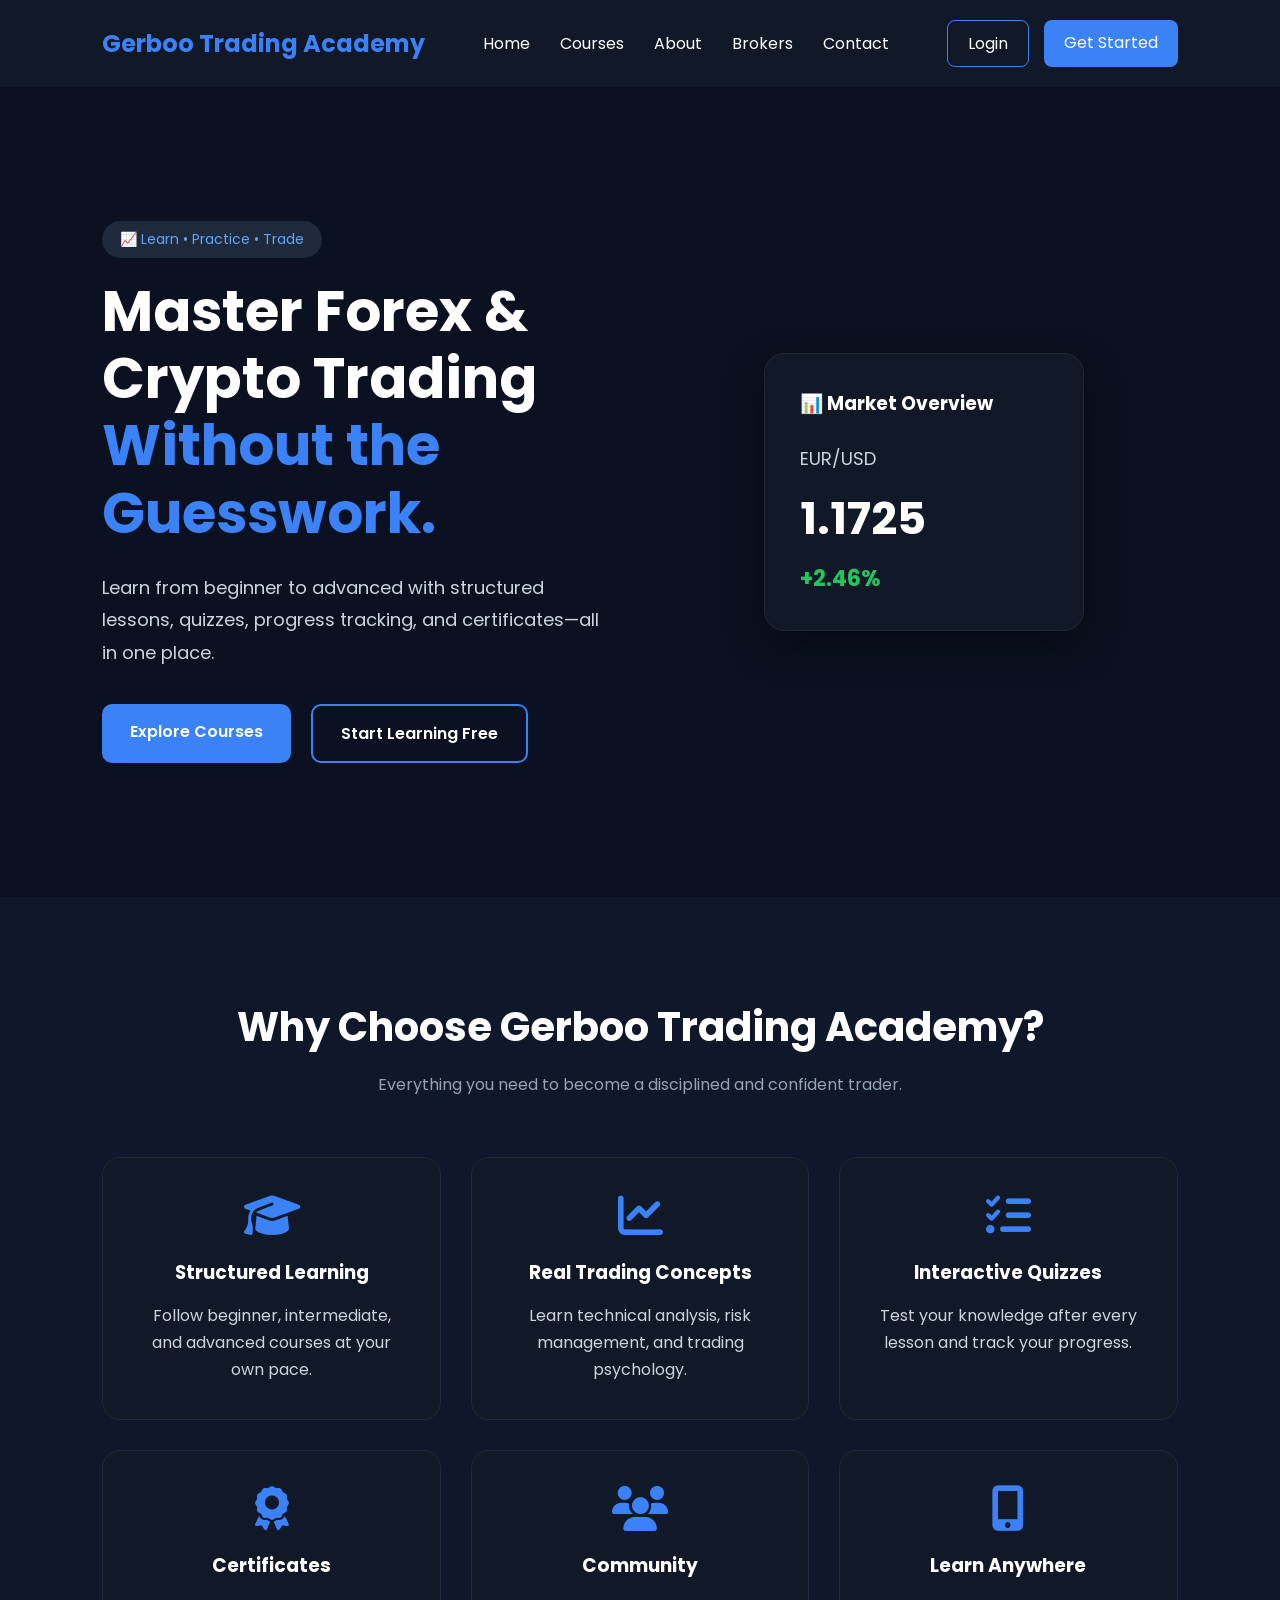
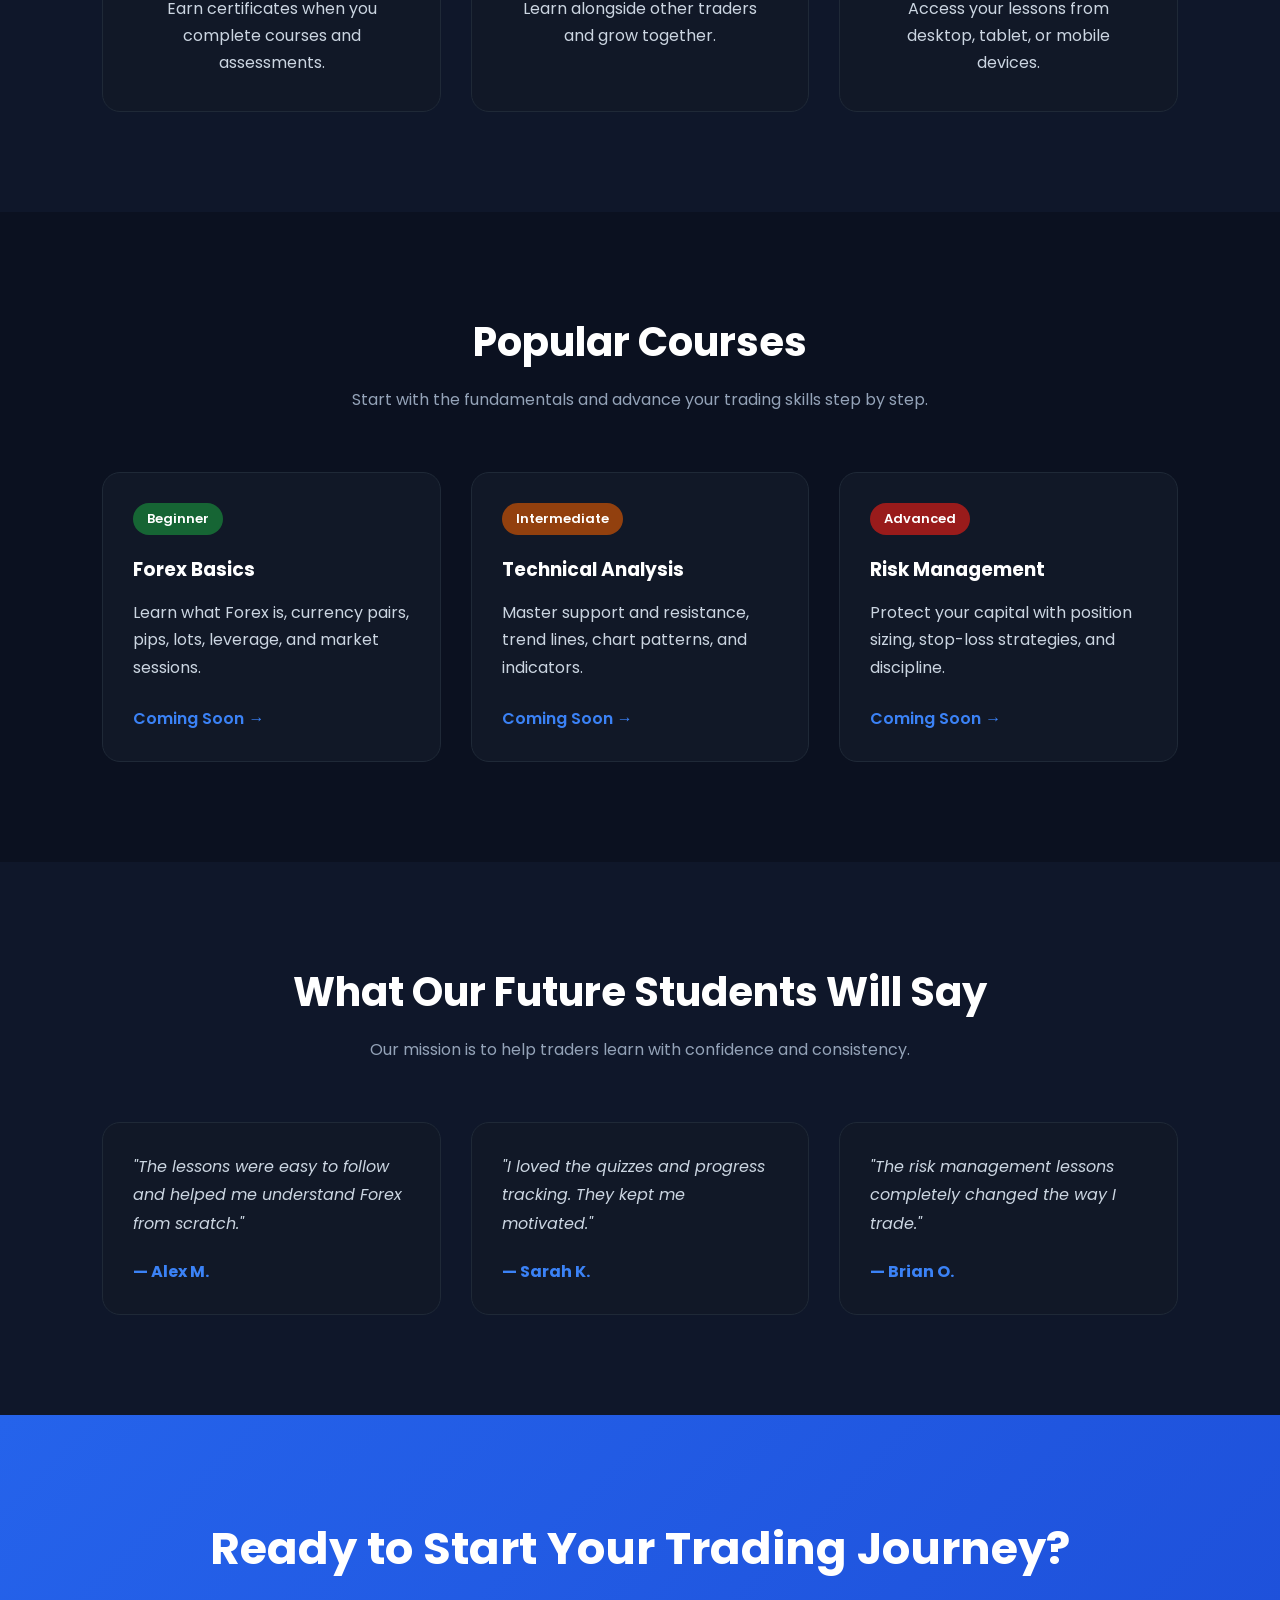
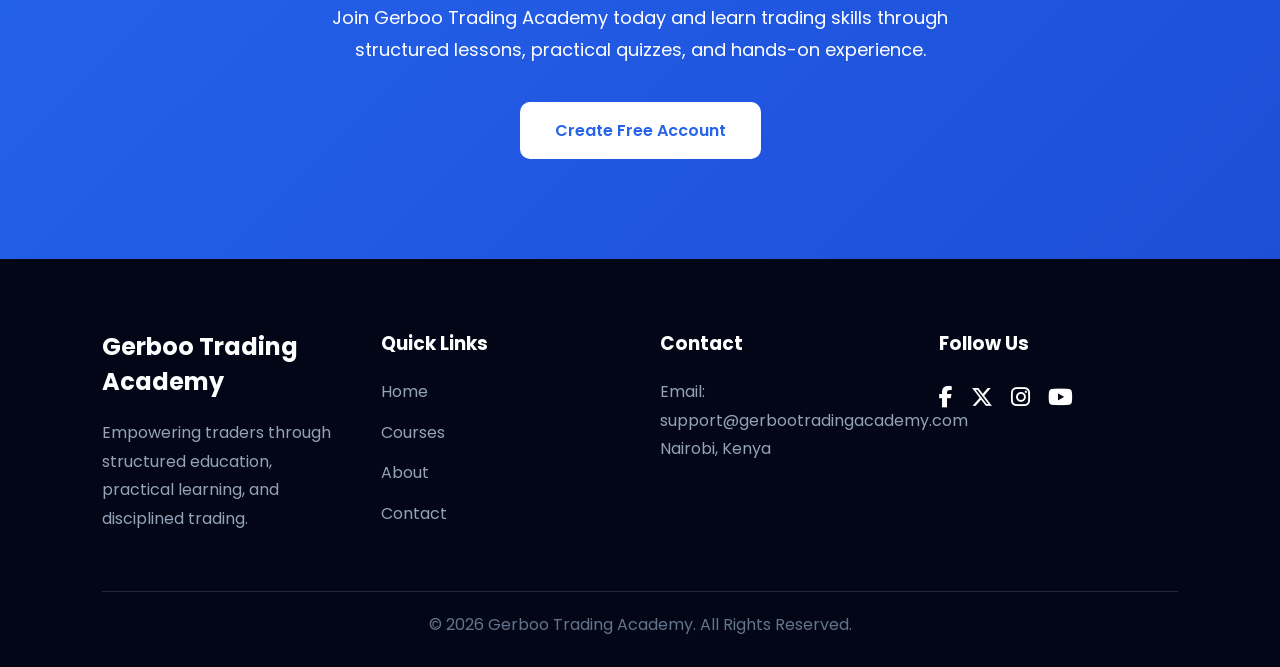
<file: index.html>
<!DOCTYPE html>
<html lang="en">
<head>
    <meta charset="UTF-8">
    <meta name="viewport" content="width=device-width, initial-scale=1.0">
    <title>Gerboo Trading Academy</title>

    <!-- CSS -->
    <link rel="stylesheet" href="css/style.css">

    <!-- Google Fonts -->
    <link rel="preconnect" href="https://fonts.googleapis.com">
    <link rel="preconnect" href="https://fonts.gstatic.com" crossorigin>
    <link href="https://fonts.googleapis.com/css2?family=Poppins:wght@300;400;500;600;700&display=swap" rel="stylesheet">

    <!-- Font Awesome -->
    <link rel="stylesheet"
          href="https://cdnjs.cloudflare.com/ajax/libs/font-awesome/6.7.2/css/all.min.css">
</head>
<body>

    <!-- ================= NAVBAR ================= -->

    <header>
        <nav class="navbar">

            <div class="logo">
                <h2>Gerboo Trading Academy</h2>
            </div>

            <ul class="nav-links">
                <li><a href="#">Home</a></li>
                <li><a href="#">Courses</a></li>
                <li><a href="#">About</a></li>
                <li><a href="#">Brokers</a></li>
                <li><a href="#">Contact</a></li>
            </ul>

            <div class="buttons">
                <a href="login.html" class="login-btn">Login</a>
                <a href="register.html" class="register-btn">Get Started</a>
            </div>

        </nav>
    </header>

    <!-- Hero section goes here -->

    <script src="js/app.js"></script>

</body>
<!-- ================= HERO ================= -->

<section class="hero">

    <div class="hero-content">

        <span class="tag">
            📈 Learn • Practice • Trade
        </span>

        <h1>
            Master Forex & Crypto Trading
            <span>Without the Guesswork.</span>
        </h1>

        <p>
            Learn from beginner to advanced with structured lessons,
            quizzes, progress tracking, and certificates—all in one place.
        </p>

        <div class="hero-buttons">

            <a href="courses.html" class="primary-btn">
                Explore Courses
            </a>

            <a href="register.html" class="secondary-btn">
                Start Learning Free
            </a>

        </div>

    </div>

    <div class="hero-image">

        <div class="card">

            <h3>📊 Market Overview</h3>

            <p>EUR/USD</p>

            <h2>1.1725</h2>

            <span class="profit">+2.46%</span>

        </div>

    </div>

</section>
<!-- ================= FEATURES ================= -->

<section class="features">

    <div class="section-title">
        <h2>Why Choose Gerboo Trading Academy?</h2>
        <p>
            Everything you need to become a disciplined and confident trader.
        </p>
    </div>

    <div class="feature-grid">

        <div class="feature-card">
            <i class="fas fa-graduation-cap"></i>
            <h3>Structured Learning</h3>
            <p>
                Follow beginner, intermediate, and advanced courses at your own pace.
            </p>
        </div>

        <div class="feature-card">
            <i class="fas fa-chart-line"></i>
            <h3>Real Trading Concepts</h3>
            <p>
                Learn technical analysis, risk management, and trading psychology.
            </p>
        </div>

        <div class="feature-card">
            <i class="fas fa-tasks"></i>
            <h3>Interactive Quizzes</h3>
            <p>
                Test your knowledge after every lesson and track your progress.
            </p>
        </div>

        <div class="feature-card">
            <i class="fas fa-award"></i>
            <h3>Certificates</h3>
            <p>
                Earn certificates when you complete courses and assessments.
            </p>
        </div>

        <div class="feature-card">
            <i class="fas fa-users"></i>
            <h3>Community</h3>
            <p>
                Learn alongside other traders and grow together.
            </p>
        </div>

        <div class="feature-card">
            <i class="fas fa-mobile-alt"></i>
            <h3>Learn Anywhere</h3>
            <p>
                Access your lessons from desktop, tablet, or mobile devices.
            </p>
        </div>

    </div>

</section>
<!-- ================= COURSES ================= -->

<section class="courses">

    <div class="section-title">
        <h2>Popular Courses</h2>
        <p>Start with the fundamentals and advance your trading skills step by step.</p>
    </div>

    <div class="course-grid">

        <div class="course-card">
            <span class="level beginner">Beginner</span>
            <h3>Forex Basics</h3>
            <p>Learn what Forex is, currency pairs, pips, lots, leverage, and market sessions.</p>
            <a href="#">Coming Soon →</a>
        </div>

        <div class="course-card">
            <span class="level intermediate">Intermediate</span>
            <h3>Technical Analysis</h3>
            <p>Master support and resistance, trend lines, chart patterns, and indicators.</p>
            <a href="#">Coming Soon →</a>
        </div>

        <div class="course-card">
            <span class="level advanced">Advanced</span>
            <h3>Risk Management</h3>
            <p>Protect your capital with position sizing, stop-loss strategies, and discipline.</p>
            <a href="#">Coming Soon →</a>
        </div>

    </div>

</section>
<!-- ================= TESTIMONIALS ================= -->

<section class="testimonials">

    <div class="section-title">
        <h2>What Our Future Students Will Say</h2>
        <p>
            Our mission is to help traders learn with confidence and consistency.
        </p>
    </div>

    <div class="testimonial-grid">

        <div class="testimonial-card">
            <p>
                "The lessons were easy to follow and helped me understand Forex from scratch."
            </p>

            <h4>— Alex M.</h4>
        </div>

        <div class="testimonial-card">
            <p>
                "I loved the quizzes and progress tracking. They kept me motivated."
            </p>

            <h4>— Sarah K.</h4>
        </div>

        <div class="testimonial-card">
            <p>
                "The risk management lessons completely changed the way I trade."
            </p>

            <h4>— Brian O.</h4>
        </div>

    </div>

</section>
<!-- ================= CALL TO ACTION ================= -->

<section class="cta">

    <div class="cta-content">

        <h2>Ready to Start Your Trading Journey?</h2>

        <p>
            Join Gerboo Trading Academy today and learn trading skills through
            structured lessons, practical quizzes, and hands-on experience.
        </p>

        <a href="register.html" class="cta-btn">
            Create Free Account
        </a>

    </div>

</section>
<!-- ================= FOOTER ================= -->

<footer class="footer">

    <div class="footer-container">

        <div class="footer-about">

            <h2>Gerboo Trading Academy</h2>

            <p>
                Empowering traders through structured education,
                practical learning, and disciplined trading.
            </p>

        </div>

        <div class="footer-links">

            <h3>Quick Links</h3>

            <ul>

                <li><a href="#">Home</a></li>
                <li><a href="#">Courses</a></li>
                <li><a href="#">About</a></li>
                <li><a href="#">Contact</a></li>

            </ul>

        </div>

        <div class="footer-contact">

            <h3>Contact</h3>

            <p>Email: support@gerbootradingacademy.com</p>
            <p>Nairobi, Kenya</p>

        </div>

        <div class="footer-social">

            <h3>Follow Us</h3>

            <div class="social-icons">

                <a href="#"><i class="fab fa-facebook-f"></i></a>
                <a href="#"><i class="fab fa-x-twitter"></i></a>
                <a href="#"><i class="fab fa-instagram"></i></a>
                <a href="#"><i class="fab fa-youtube"></i></a>

            </div>

        </div>

    </div>

    <hr>

    <div class="copyright">

        © 2026 Gerboo Trading Academy. All Rights Reserved.

    </div>

</footer>
<link rel="stylesheet" href="css/responsive.css">

</html>
</file>
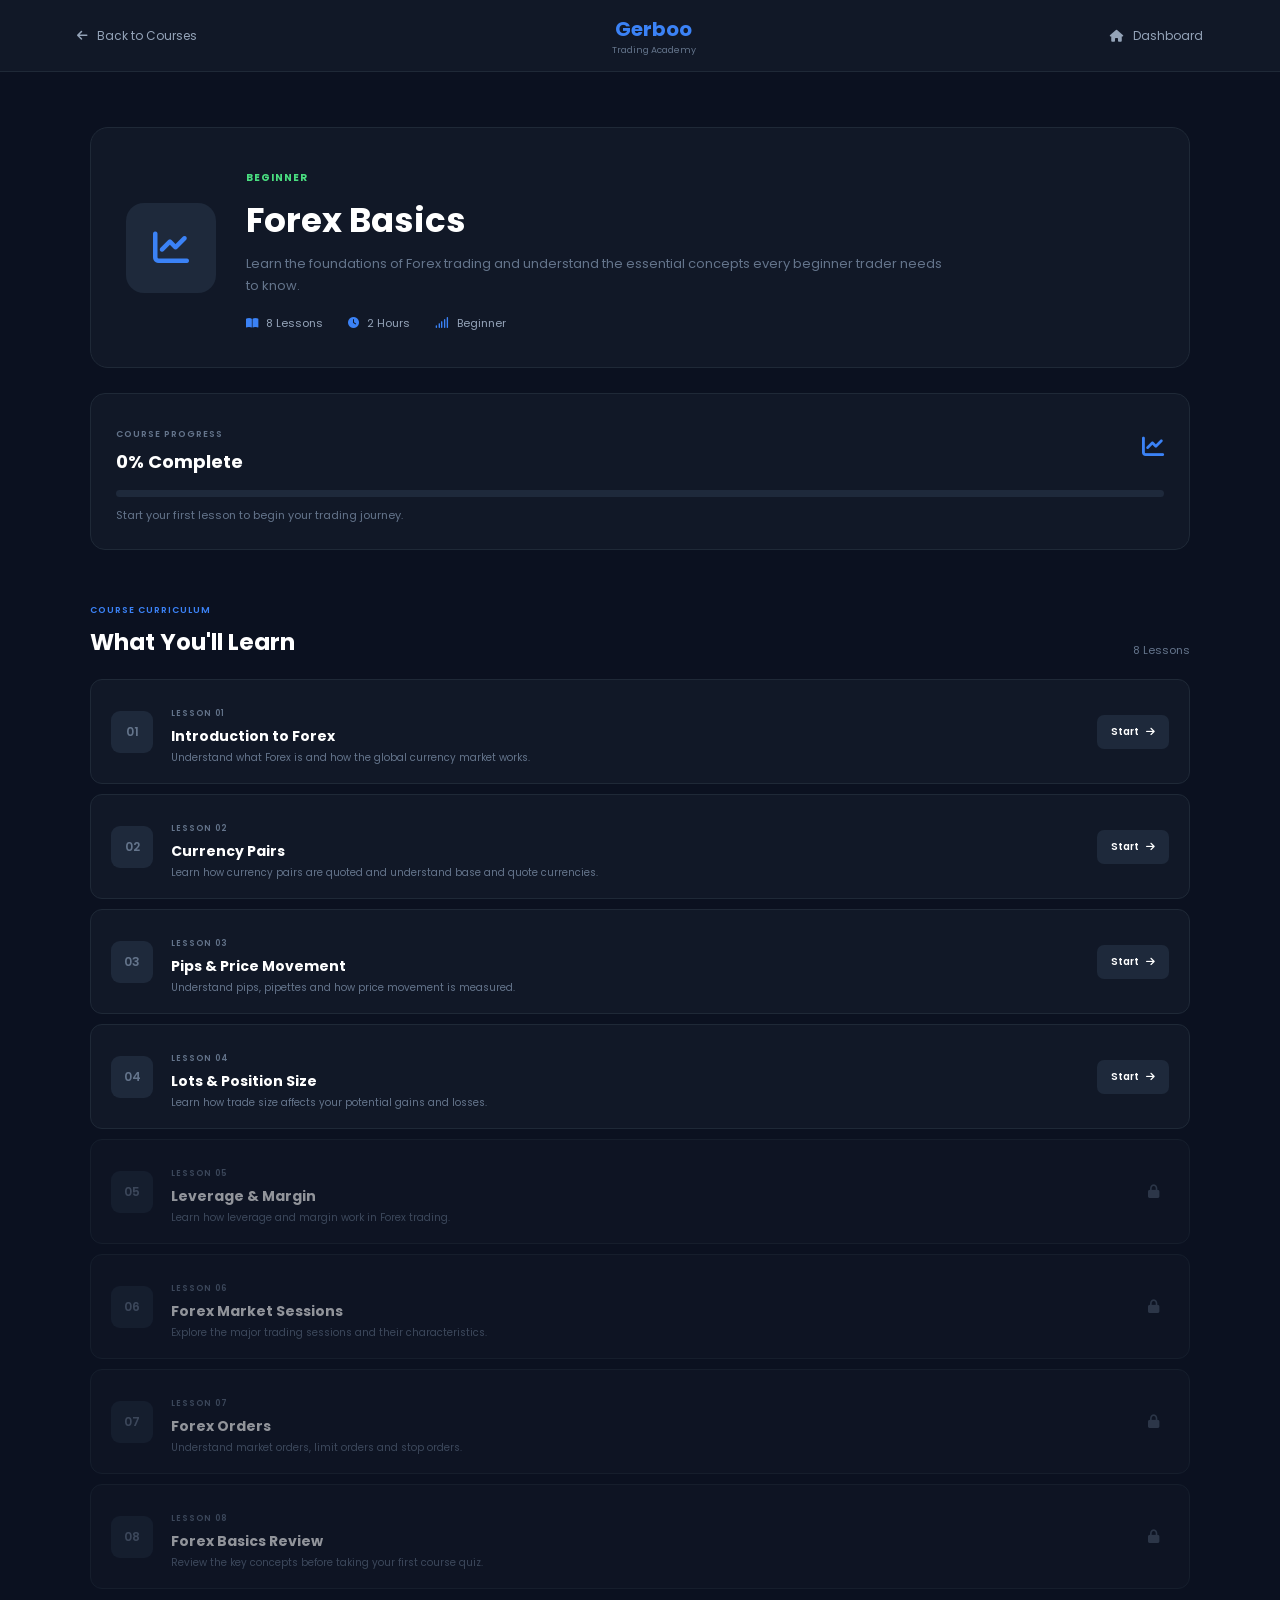
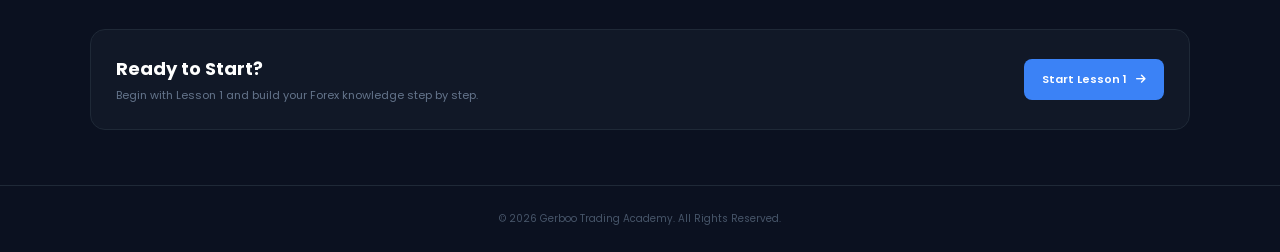
<file: course.html>
<!DOCTYPE html>
<html lang="en">

<head>

    <meta charset="UTF-8">
    <meta name="viewport" content="width=device-width, initial-scale=1.0">

    <title>Forex Basics | Gerboo Trading Academy</title>

    <!-- Google Fonts -->
    <link rel="preconnect" href="https://fonts.googleapis.com">
    <link rel="preconnect" href="https://fonts.gstatic.com" crossorigin>

    <link
        href="https://fonts.googleapis.com/css2?family=Poppins:wght@300;400;500;600;700&display=swap"
        rel="stylesheet"
    >

    <!-- Font Awesome -->
    <link
        rel="stylesheet"
        href="https://cdnjs.cloudflare.com/ajax/libs/font-awesome/6.7.2/css/all.min.css"
    >

    <!-- Course CSS -->
    <link rel="stylesheet" href="css/course.css">

</head>


<body>

    <!-- ==========================================
         HEADER
    =========================================== -->

    <header class="course-header">

        <a href="courses.html" class="back-link">
            <i class="fas fa-arrow-left"></i>
            Back to Courses
        </a>

        <div class="course-logo">
            <strong>Gerboo</strong>
            <span>Trading Academy</span>
        </div>

        <a href="dashboard.html" class="dashboard-link">
            <i class="fas fa-home"></i>
            Dashboard
        </a>

    </header>


    <!-- ==========================================
         COURSE HERO
    =========================================== -->

    <main class="course-page">

        <section class="course-hero">

            <div class="course-hero-icon">
                <i class="fas fa-chart-line"></i>
            </div>

            <div class="course-hero-content">

                <span class="course-level">
                    BEGINNER
                </span>

                <h1>
                    Forex Basics
                </h1>

                <p>
                    Learn the foundations of Forex trading and
                    understand the essential concepts every
                    beginner trader needs to know.
                </p>


                <div class="course-stats">

                    <span>
                        <i class="fas fa-book-open"></i>
                        8 Lessons
                    </span>

                    <span>
                        <i class="fas fa-clock"></i>
                        2 Hours
                    </span>

                    <span>
                        <i class="fas fa-signal"></i>
                        Beginner
                    </span>

                </div>

            </div>

        </section>


        <!-- ==========================================
             COURSE PROGRESS
        =========================================== -->

        <section class="progress-card">

            <div class="progress-header">

                <div>

                    <span>
                        COURSE PROGRESS
                    </span>

                    <h2>
                        0% Complete
                    </h2>

                </div>

                <i class="fas fa-chart-line"></i>

            </div>


            <div class="progress-bar">

                <div class="progress-fill"></div>

            </div>


            <p>
                Start your first lesson to begin your
                trading journey.
            </p>

        </section>


        <!-- ==========================================
             COURSE CONTENT
        =========================================== -->

        <section class="course-content">

            <div class="content-heading">

                <div>

                    <span>
                        COURSE CURRICULUM
                    </span>

                    <h2>
                        What You'll Learn
                    </h2>

                </div>

                <span class="lesson-count">
                    8 Lessons
                </span>

            </div>


            <!-- LESSON LIST -->

            <div class="lesson-list">


                <!-- LESSON 1 -->

                <div class="lesson-card available">

                    <div class="lesson-number">
                        01
                    </div>

                    <div class="lesson-info">

                        <span>
                            LESSON 01
                        </span>

                        <h3>
                            Introduction to Forex
                        </h3>

                        <p>
                            Understand what Forex is and how
                            the global currency market works.
                        </p>

                    </div>

                    <a href="lesson.html" class="lesson-btn">
                        Start
                        <i class="fas fa-arrow-right"></i>
                    </a>

                </div>


                <!-- LESSON 2 -->

                <div class="lesson-card available">

                    <div class="lesson-number">
                        02
                    </div>

                    <div class="lesson-info">

                        <span>
                            LESSON 02
                        </span>

                        <h3>
                            Currency Pairs
                        </h3>

                        <p>
                            Learn how currency pairs are quoted
                            and understand base and quote currencies.
                        </p>

                    </div>

                    <a href="lesson2.html" class="lesson-btn">
                        Start
                        <i class="fas fa-arrow-right"></i>
                    </a>

                </div>


                <!-- LESSON 3 -->

                <div class="lesson-card available">

                    <div class="lesson-number">
                        03
                    </div>

                    <div class="lesson-info">

                        <span>
                            LESSON 03
                        </span>

                        <h3>
                            Pips & Price Movement
                        </h3>

                        <p>
                            Understand pips, pipettes and how
                            price movement is measured.
                        </p>

                    </div>

                    <a href="#" class="lesson-btn">
                        Start
                        <i class="fas fa-arrow-right"></i>
                    </a>

                </div>


                <!-- LESSON 4 -->

                <div class="lesson-card available">

                    <div class="lesson-number">
                        04
                    </div>

                    <div class="lesson-info">

                        <span>
                            LESSON 04
                        </span>

                        <h3>
                            Lots & Position Size
                        </h3>

                        <p>
                            Learn how trade size affects your
                            potential gains and losses.
                        </p>

                    </div>

                    <a href="lesson.html" class="lesson-btn">
                        Start
                        <i class="fas fa-arrow-right"></i>
                    </a>

                </div>


                <!-- LESSON 5 -->

                <div class="lesson-card locked">

                    <div class="lesson-number">
                        05
                    </div>

                    <div class="lesson-info">

                        <span>
                            LESSON 05
                        </span>

                        <h3>
                            Leverage & Margin
                        </h3>

                        <p>
                            Learn how leverage and margin work
                            in Forex trading.
                        </p>

                    </div>

                    <i class="fas fa-lock lesson-lock"></i>

                </div>


                <!-- LESSON 6 -->

                <div class="lesson-card locked">

                    <div class="lesson-number">
                        06
                    </div>

                    <div class="lesson-info">

                        <span>
                            LESSON 06
                        </span>

                        <h3>
                            Forex Market Sessions
                        </h3>

                        <p>
                            Explore the major trading sessions
                            and their characteristics.
                        </p>

                    </div>

                    <i class="fas fa-lock lesson-lock"></i>

                </div>


                <!-- LESSON 7 -->

                <div class="lesson-card locked">

                    <div class="lesson-number">
                        07
                    </div>

                    <div class="lesson-info">

                        <span>
                            LESSON 07
                        </span>

                        <h3>
                            Forex Orders
                        </h3>

                        <p>
                            Understand market orders, limit orders
                            and stop orders.
                        </p>

                    </div>

                    <i class="fas fa-lock lesson-lock"></i>

                </div>


                <!-- LESSON 8 -->

                <div class="lesson-card locked">

                    <div class="lesson-number">
                        08
                    </div>

                    <div class="lesson-info">

                        <span>
                            LESSON 08
                        </span>

                        <h3>
                            Forex Basics Review
                        </h3>

                        <p>
                            Review the key concepts before
                            taking your first course quiz.
                        </p>

                    </div>

                    <i class="fas fa-lock lesson-lock"></i>

                </div>


            </div>

        </section>


        <!-- ==========================================
             COURSE CTA
        =========================================== -->

        <section class="course-cta">

            <div>

                <h2>
                    Ready to Start?
                </h2>

                <p>
                    Begin with Lesson 1 and build your
                    Forex knowledge step by step.
                </p>

            </div>

            <a href="lesson.html" class="start-course-btn">
                Start Lesson 1
                <i class="fas fa-arrow-right"></i>
            </a>

        </section>

    </main>


    <!-- ==========================================
         FOOTER
    =========================================== -->

    <footer class="course-footer">

        © 2026 Gerboo Trading Academy. All Rights Reserved.

    </footer>

</body>

</html>
</file>
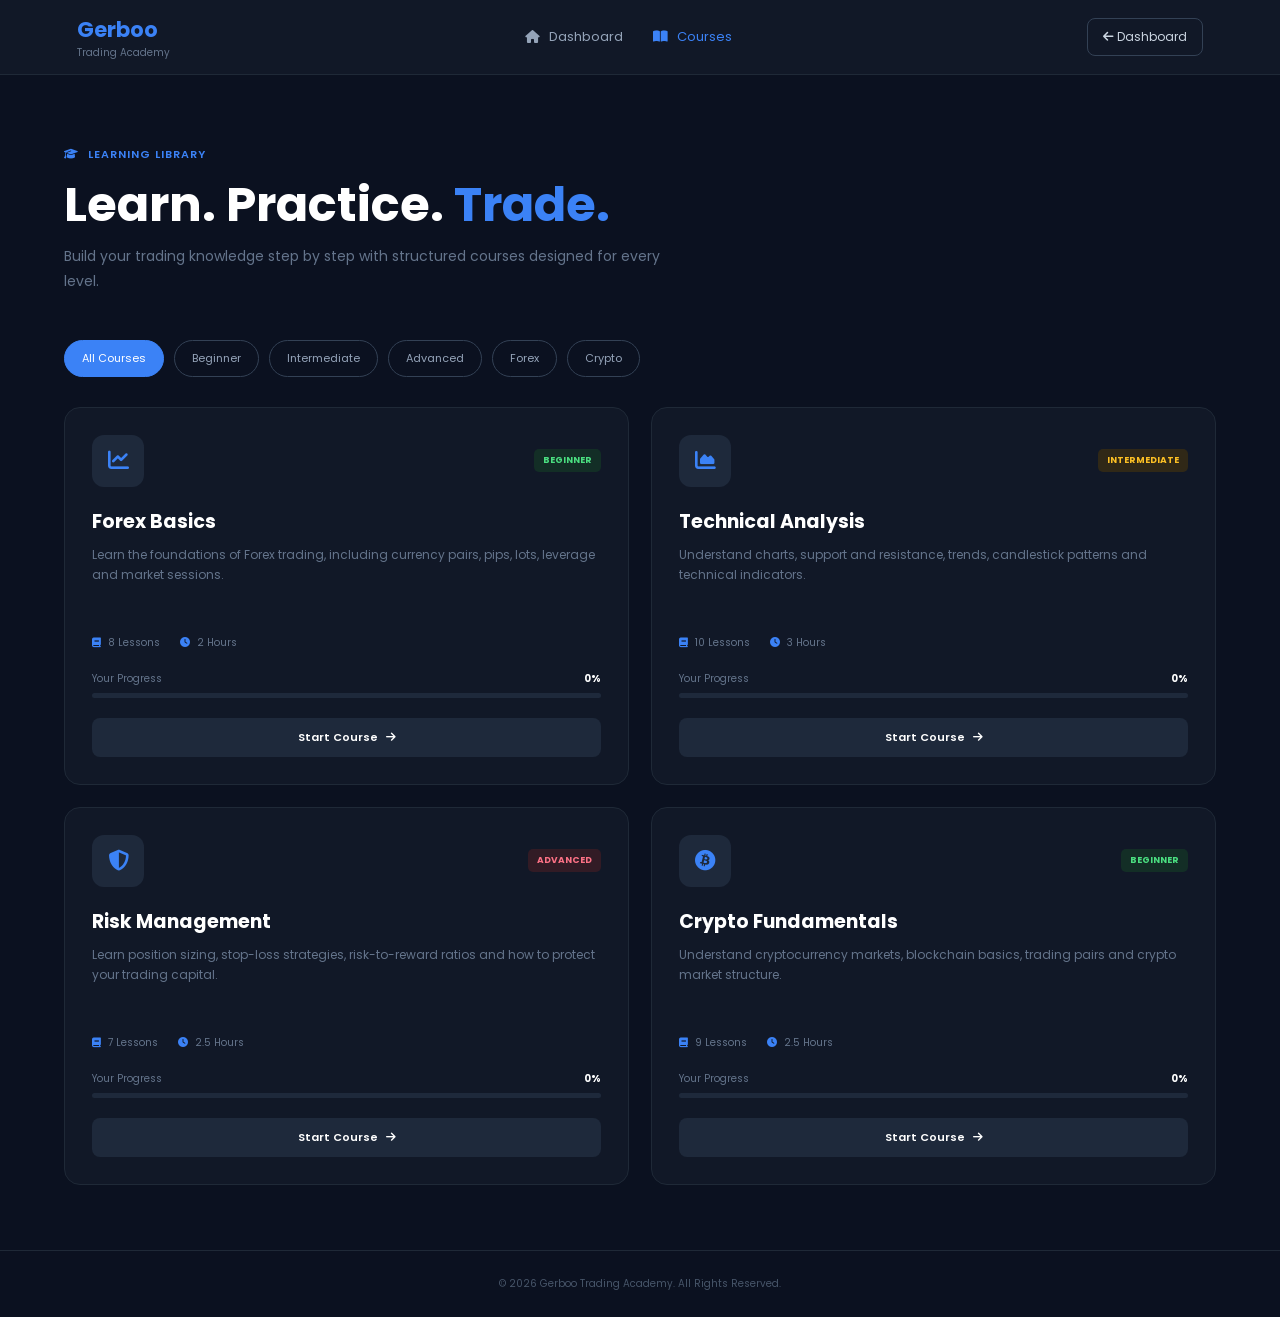
<file: courses.html>
<!DOCTYPE html>
<html lang="en">

<head>

    <meta charset="UTF-8">
    <meta name="viewport" content="width=device-width, initial-scale=1.0">

    <title>Courses | Gerboo Trading Academy</title>

    <!-- Google Fonts -->
    <link rel="preconnect" href="https://fonts.googleapis.com">
    <link rel="preconnect" href="https://fonts.gstatic.com" crossorigin>

    <link
        href="https://fonts.googleapis.com/css2?family=Poppins:wght@300;400;500;600;700&display=swap"
        rel="stylesheet"
    >

    <!-- Font Awesome -->
    <link
        rel="stylesheet"
        href="https://cdnjs.cloudflare.com/ajax/libs/font-awesome/6.7.2/css/all.min.css"
    >

    <!-- Courses CSS -->
    <link rel="stylesheet" href="css/courses.css">

</head>


<body>

    <!-- ==========================================
         TOP NAVIGATION
    =========================================== -->

    <header class="courses-header">

        <div class="courses-logo">

            <a href="dashboard.html">
                <strong>Gerboo</strong>
                <span>Trading Academy</span>
            </a>

        </div>


        <nav>

            <a href="dashboard.html">
                <i class="fas fa-home"></i>
                Dashboard
            </a>

            <a href="courses.html" class="active">
                <i class="fas fa-book-open"></i>
                Courses
            </a>

        </nav>


        <a href="dashboard.html" class="back-btn">
            <i class="fas fa-arrow-left"></i>
            Dashboard
        </a>

    </header>


    <!-- ==========================================
         PAGE INTRO
    =========================================== -->

    <main class="courses-page">

        <section class="courses-intro">

            <span class="intro-tag">
                <i class="fas fa-graduation-cap"></i>
                LEARNING LIBRARY
            </span>

            <h1>
                Learn. Practice. <span>Trade.</span>
            </h1>

            <p>
                Build your trading knowledge step by step with
                structured courses designed for every level.
            </p>

        </section>


        <!-- ==========================================
             COURSE FILTERS
        =========================================== -->

        <section class="course-filters">

            <button class="filter-btn active">
                All Courses
            </button>

            <button class="filter-btn">
                Beginner
            </button>

            <button class="filter-btn">
                Intermediate
            </button>

            <button class="filter-btn">
                Advanced
            </button>

            <button class="filter-btn">
                Forex
            </button>

            <button class="filter-btn">
                Crypto
            </button>

        </section>


        <!-- ==========================================
             COURSE GRID
        =========================================== -->

        <section class="course-grid">


            <!-- FOREX BASICS -->

            <article class="course-card">

                <div class="course-top">

                    <div class="course-icon forex">
                        <i class="fas fa-chart-line"></i>
                    </div>

                    <span class="course-level beginner">
                        BEGINNER
                    </span>

                </div>


                <h2>
                    Forex Basics
                </h2>

                <p>
                    Learn the foundations of Forex trading,
                    including currency pairs, pips, lots,
                    leverage and market sessions.
                </p>


                <div class="course-meta">

                    <span>
                        <i class="fas fa-book"></i>
                        8 Lessons
                    </span>

                    <span>
                        <i class="fas fa-clock"></i>
                        2 Hours
                    </span>

                </div>


                <div class="course-progress">

                    <div class="progress-label">

                        <span>
                            Your Progress
                        </span>

                        <strong>
                            0%
                        </strong>

                    </div>

                    <div class="progress-bar">

                        <div class="progress-fill"></div>

                    </div>

                </div>


                <a href="course.html" class="course-btn">
                    Start Course
                    <i class="fas fa-arrow-right"></i>
                </a>

            </article>



            <!-- TECHNICAL ANALYSIS -->

            <article class="course-card">

                <div class="course-top">

                    <div class="course-icon analysis">
                        <i class="fas fa-chart-area"></i>
                    </div>

                    <span class="course-level intermediate">
                        INTERMEDIATE
                    </span>

                </div>


                <h2>
                    Technical Analysis
                </h2>

                <p>
                    Understand charts, support and resistance,
                    trends, candlestick patterns and technical
                    indicators.
                </p>


                <div class="course-meta">

                    <span>
                        <i class="fas fa-book"></i>
                        10 Lessons
                    </span>

                    <span>
                        <i class="fas fa-clock"></i>
                        3 Hours
                    </span>

                </div>


                <div class="course-progress">

                    <div class="progress-label">

                        <span>
                            Your Progress
                        </span>

                        <strong>
                            0%
                        </strong>

                    </div>

                    <div class="progress-bar">

                        <div class="progress-fill"></div>

                    </div>

                </div>


                <a href="course.html" class="course-btn">
                    Start Course
                    <i class="fas fa-arrow-right"></i>
                </a>

            </article>



            <!-- RISK MANAGEMENT -->

            <article class="course-card">

                <div class="course-top">

                    <div class="course-icon risk">
                        <i class="fas fa-shield-halved"></i>
                    </div>

                    <span class="course-level advanced">
                        ADVANCED
                    </span>

                </div>


                <h2>
                    Risk Management
                </h2>

                <p>
                    Learn position sizing, stop-loss strategies,
                    risk-to-reward ratios and how to protect
                    your trading capital.
                </p>


                <div class="course-meta">

                    <span>
                        <i class="fas fa-book"></i>
                        7 Lessons
                    </span>

                    <span>
                        <i class="fas fa-clock"></i>
                        2.5 Hours
                    </span>

                </div>


                <div class="course-progress">

                    <div class="progress-label">

                        <span>
                            Your Progress
                        </span>

                        <strong>
                            0%
                        </strong>

                    </div>

                    <div class="progress-bar">

                        <div class="progress-fill"></div>

                    </div>

                </div>


                <a href="course.html" class="course-btn">
                    Start Course
                    <i class="fas fa-arrow-right"></i>
                </a>

            </article>



            <!-- CRYPTO FUNDAMENTALS -->

            <article class="course-card">

                <div class="course-top">

                    <div class="course-icon crypto">
                        <i class="fab fa-bitcoin"></i>
                    </div>

                    <span class="course-level beginner">
                        BEGINNER
                    </span>

                </div>


                <h2>
                    Crypto Fundamentals
                </h2>

                <p>
                    Understand cryptocurrency markets,
                    blockchain basics, trading pairs and
                    crypto market structure.
                </p>


                <div class="course-meta">

                    <span>
                        <i class="fas fa-book"></i>
                        9 Lessons
                    </span>

                    <span>
                        <i class="fas fa-clock"></i>
                        2.5 Hours
                    </span>

                </div>


                <div class="course-progress">

                    <div class="progress-label">

                        <span>
                            Your Progress
                        </span>

                        <strong>
                            0%
                        </strong>

                    </div>

                    <div class="progress-bar">

                        <div class="progress-fill"></div>

                    </div>

                </div>


                <a href="course.html" class="course-btn">
                    Start Course
                    <i class="fas fa-arrow-right"></i>
                </a>

            </article>


        </section>

    </main>


    <footer class="courses-footer">

        © 2026 Gerboo Trading Academy. All Rights Reserved.

    </footer>

</body>

</html>
</file>
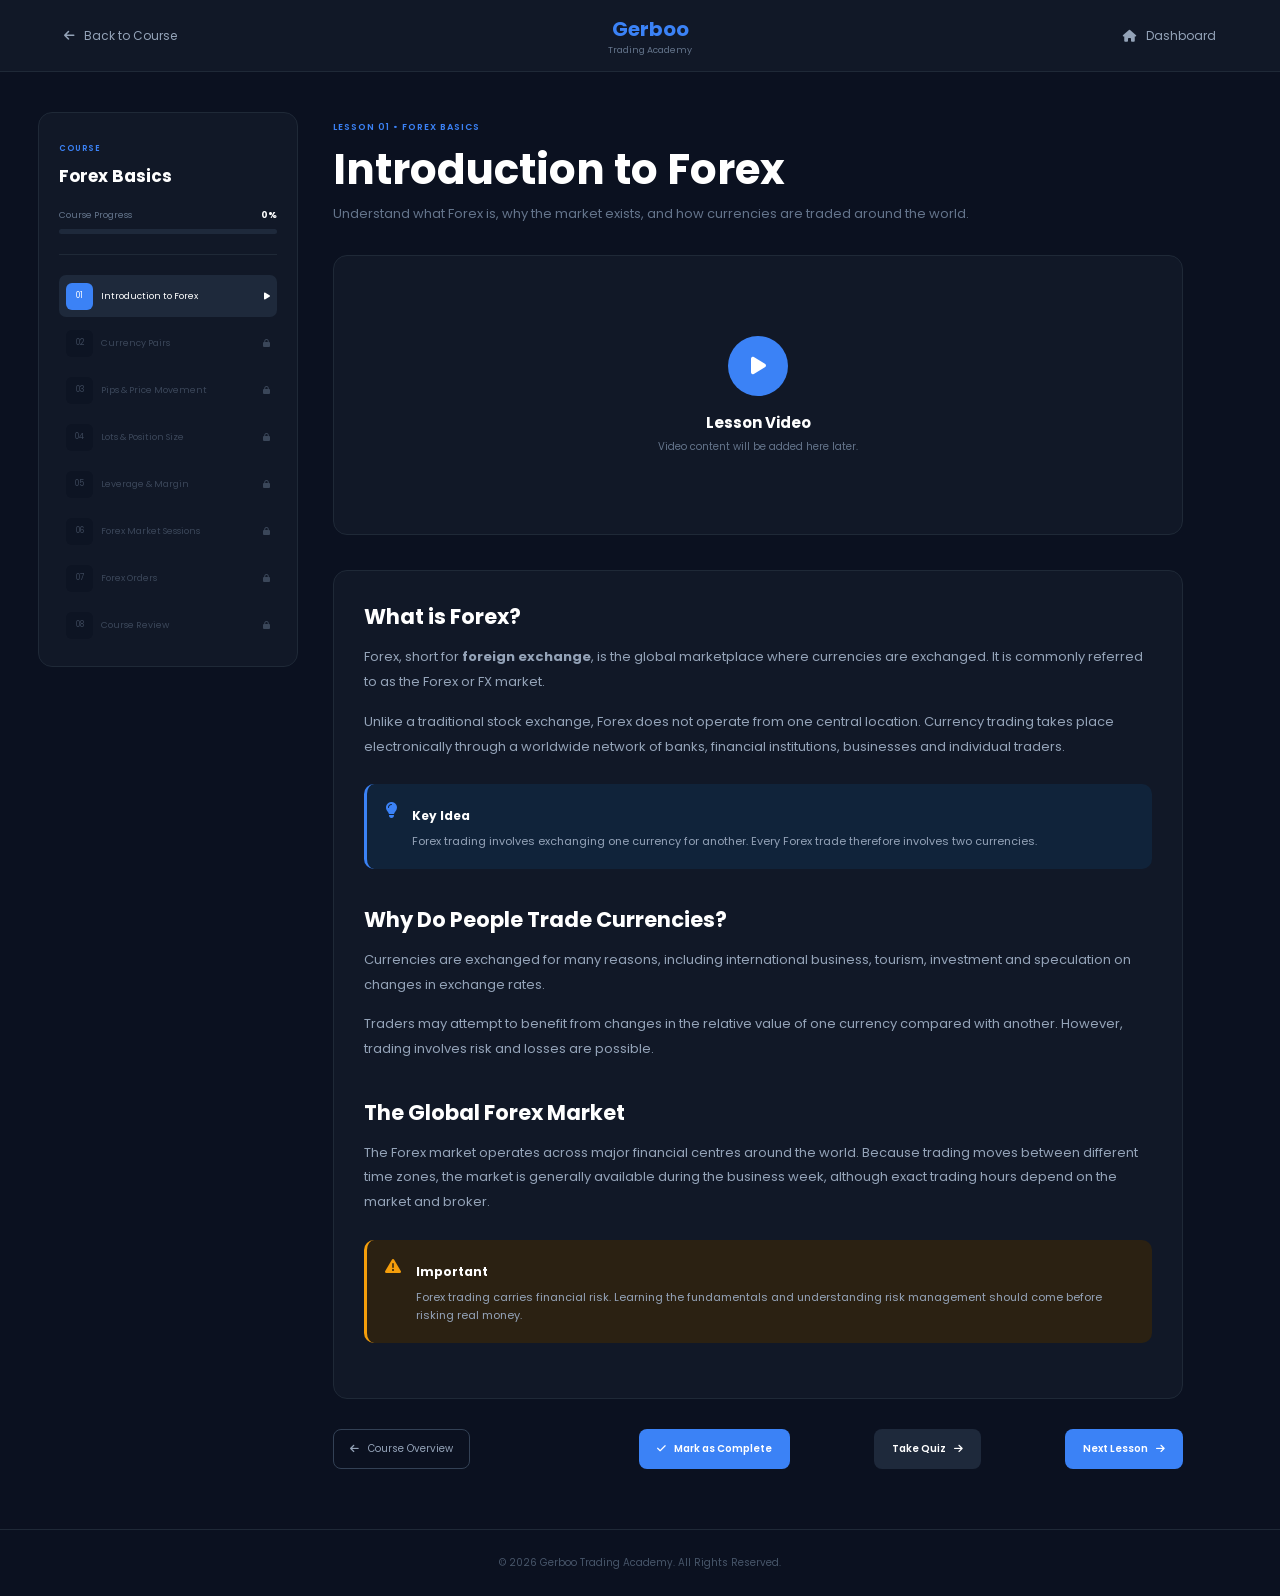
<file: lesson.html>
<!DOCTYPE html>
<html lang="en">

<head>

    <meta charset="UTF-8">
    <meta name="viewport" content="width=device-width, initial-scale=1.0">

    <title>Introduction to Forex | Gerboo Trading Academy</title>

    <!-- Google Fonts -->
    <link rel="preconnect" href="https://fonts.googleapis.com">
    <link rel="preconnect" href="https://fonts.gstatic.com" crossorigin>

    <link
        href="https://fonts.googleapis.com/css2?family=Poppins:wght@300;400;500;600;700&display=swap"
        rel="stylesheet"
    >

    <!-- Font Awesome -->
    <link
        rel="stylesheet"
        href="https://cdnjs.cloudflare.com/ajax/libs/font-awesome/6.7.2/css/all.min.css"
    >

    <!-- Lesson CSS -->
    <link rel="stylesheet" href="css/lesson.css">

</head>


<body>


    <!-- ==========================================
         HEADER
    =========================================== -->

    <header class="lesson-header">

        <a href="course.html" class="back-link">
            <i class="fas fa-arrow-left"></i>
            Back to Course
        </a>


        <div class="lesson-logo">

            <strong>Gerboo</strong>

            <span>Trading Academy</span>

        </div>


        <a href="dashboard.html" class="dashboard-link">
            <i class="fas fa-home"></i>
            Dashboard
        </a>

    </header>



    <!-- ==========================================
         LESSON LAYOUT
    =========================================== -->

    <main class="lesson-layout">


        <!-- ==========================================
             SIDEBAR
        =========================================== -->

        <aside class="lesson-sidebar">

            <div class="sidebar-title">

                <span>COURSE</span>

                <h2>Forex Basics</h2>

            </div>


            <div class="sidebar-progress">

                <div class="progress-text">

                    <span>Course Progress</span>

                    <strong>0%</strong>

                </div>

                <div class="progress-bar">

                    <div class="progress-fill"></div>

                </div>

            </div>


            <div class="lesson-menu">


                <a href="lesson.html" class="lesson-menu-item active">

                    <span class="menu-number">
                        01
                    </span>

                    <span>
                        Introduction to Forex
                    </span>

                    <i class="fas fa-play"></i>

                </a>


                <a href="#" class="lesson-menu-item locked">

                    <span class="menu-number">
                        02
                    </span>

                    <span>
                        Currency Pairs
                    </span>

                    <i class="fas fa-lock"></i>

                </a>


                <a href="#" class="lesson-menu-item locked">

                    <span class="menu-number">
                        03
                    </span>

                    <span>
                        Pips & Price Movement
                    </span>

                    <i class="fas fa-lock"></i>

                </a>


                <a href="#" class="lesson-menu-item locked">

                    <span class="menu-number">
                        04
                    </span>

                    <span>
                        Lots & Position Size
                    </span>

                    <i class="fas fa-lock"></i>

                </a>


                <a href="#" class="lesson-menu-item locked">

                    <span class="menu-number">
                        05
                    </span>

                    <span>
                        Leverage & Margin
                    </span>

                    <i class="fas fa-lock"></i>

                </a>


                <a href="#" class="lesson-menu-item locked">

                    <span class="menu-number">
                        06
                    </span>

                    <span>
                        Forex Market Sessions
                    </span>

                    <i class="fas fa-lock"></i>

                </a>


                <a href="#" class="lesson-menu-item locked">

                    <span class="menu-number">
                        07
                    </span>

                    <span>
                        Forex Orders
                    </span>

                    <i class="fas fa-lock"></i>

                </a>


                <a href="#" class="lesson-menu-item locked">

                    <span class="menu-number">
                        08
                    </span>

                    <span>
                        Course Review
                    </span>

                    <i class="fas fa-lock"></i>

                </a>


            </div>

        </aside>



        <!-- ==========================================
             LESSON CONTENT
        =========================================== -->

        <section class="lesson-content">


            <div class="lesson-heading">

                <span class="lesson-label">
                    LESSON 01 • FOREX BASICS
                </span>

                <h1>
                    Introduction to Forex
                </h1>

                <p>
                    Understand what Forex is, why the market exists,
                    and how currencies are traded around the world.
                </p>

            </div>



            <!-- VIDEO PLACEHOLDER -->

            <div class="video-placeholder">

                <div class="video-icon">

                    <i class="fas fa-play"></i>

                </div>

                <h3>
                    Lesson Video
                </h3>

                <p>
                    Video content will be added here later.
                </p>

            </div>



            <!-- LESSON BODY -->

            <article class="lesson-body">

                <h2>
                    What is Forex?
                </h2>

                <p>
                    Forex, short for <strong>foreign exchange</strong>,
                    is the global marketplace where currencies are
                    exchanged. It is commonly referred to as the
                    Forex or FX market.
                </p>


                <p>
                    Unlike a traditional stock exchange, Forex does
                    not operate from one central location. Currency
                    trading takes place electronically through a
                    worldwide network of banks, financial institutions,
                    businesses and individual traders.
                </p>


                <div class="info-box">

                    <i class="fas fa-lightbulb"></i>

                    <div>

                        <strong>Key Idea</strong>

                        <p>
                            Forex trading involves exchanging one
                            currency for another. Every Forex trade
                            therefore involves two currencies.
                        </p>

                    </div>

                </div>


                <h2>
                    Why Do People Trade Currencies?
                </h2>

                <p>
                    Currencies are exchanged for many reasons,
                    including international business, tourism,
                    investment and speculation on changes in
                    exchange rates.
                </p>


                <p>
                    Traders may attempt to benefit from changes in
                    the relative value of one currency compared with
                    another. However, trading involves risk and losses
                    are possible.
                </p>


                <h2>
                    The Global Forex Market
                </h2>

                <p>
                    The Forex market operates across major financial
                    centres around the world. Because trading moves
                    between different time zones, the market is
                    generally available during the business week,
                    although exact trading hours depend on the
                    market and broker.
                </p>


                <div class="warning-box">

                    <i class="fas fa-triangle-exclamation"></i>

                    <div>

                        <strong>Important</strong>

                        <p>
                            Forex trading carries financial risk.
                            Learning the fundamentals and understanding
                            risk management should come before risking
                            real money.
                        </p>

                    </div>

                </div>


            </article>



            <!-- ==========================================
                 LESSON ACTIONS
            =========================================== -->

            <div class="lesson-actions">

                <a href="course.html" class="previous-btn">

                    <i class="fas fa-arrow-left"></i>

                    Course Overview

                </a>

              <div class="lesson-action-buttons"></div>
                <button class="complete-btn" id="completeLesson">

                    <i class="fas fa-check"></i>

                    Mark as Complete

                </button>
                 <a href="quiz.html" class="quiz-btn">

            Take Quiz

            <i class="fas fa-arrow-right"></i>

        </a>
        <a href="lesson2.html" class="next-lesson-btn">

    Next Lesson

    <i class="fas fa-arrow-right"></i>

</a>
                

            </div>


        </section>

    </main>



    <!-- ==========================================
         FOOTER
    =========================================== -->

    <footer class="lesson-footer">

        © 2026 Gerboo Trading Academy. All Rights Reserved.

    </footer>

<script src="js/lesson.js"></script>
</body>

</html>
</file>
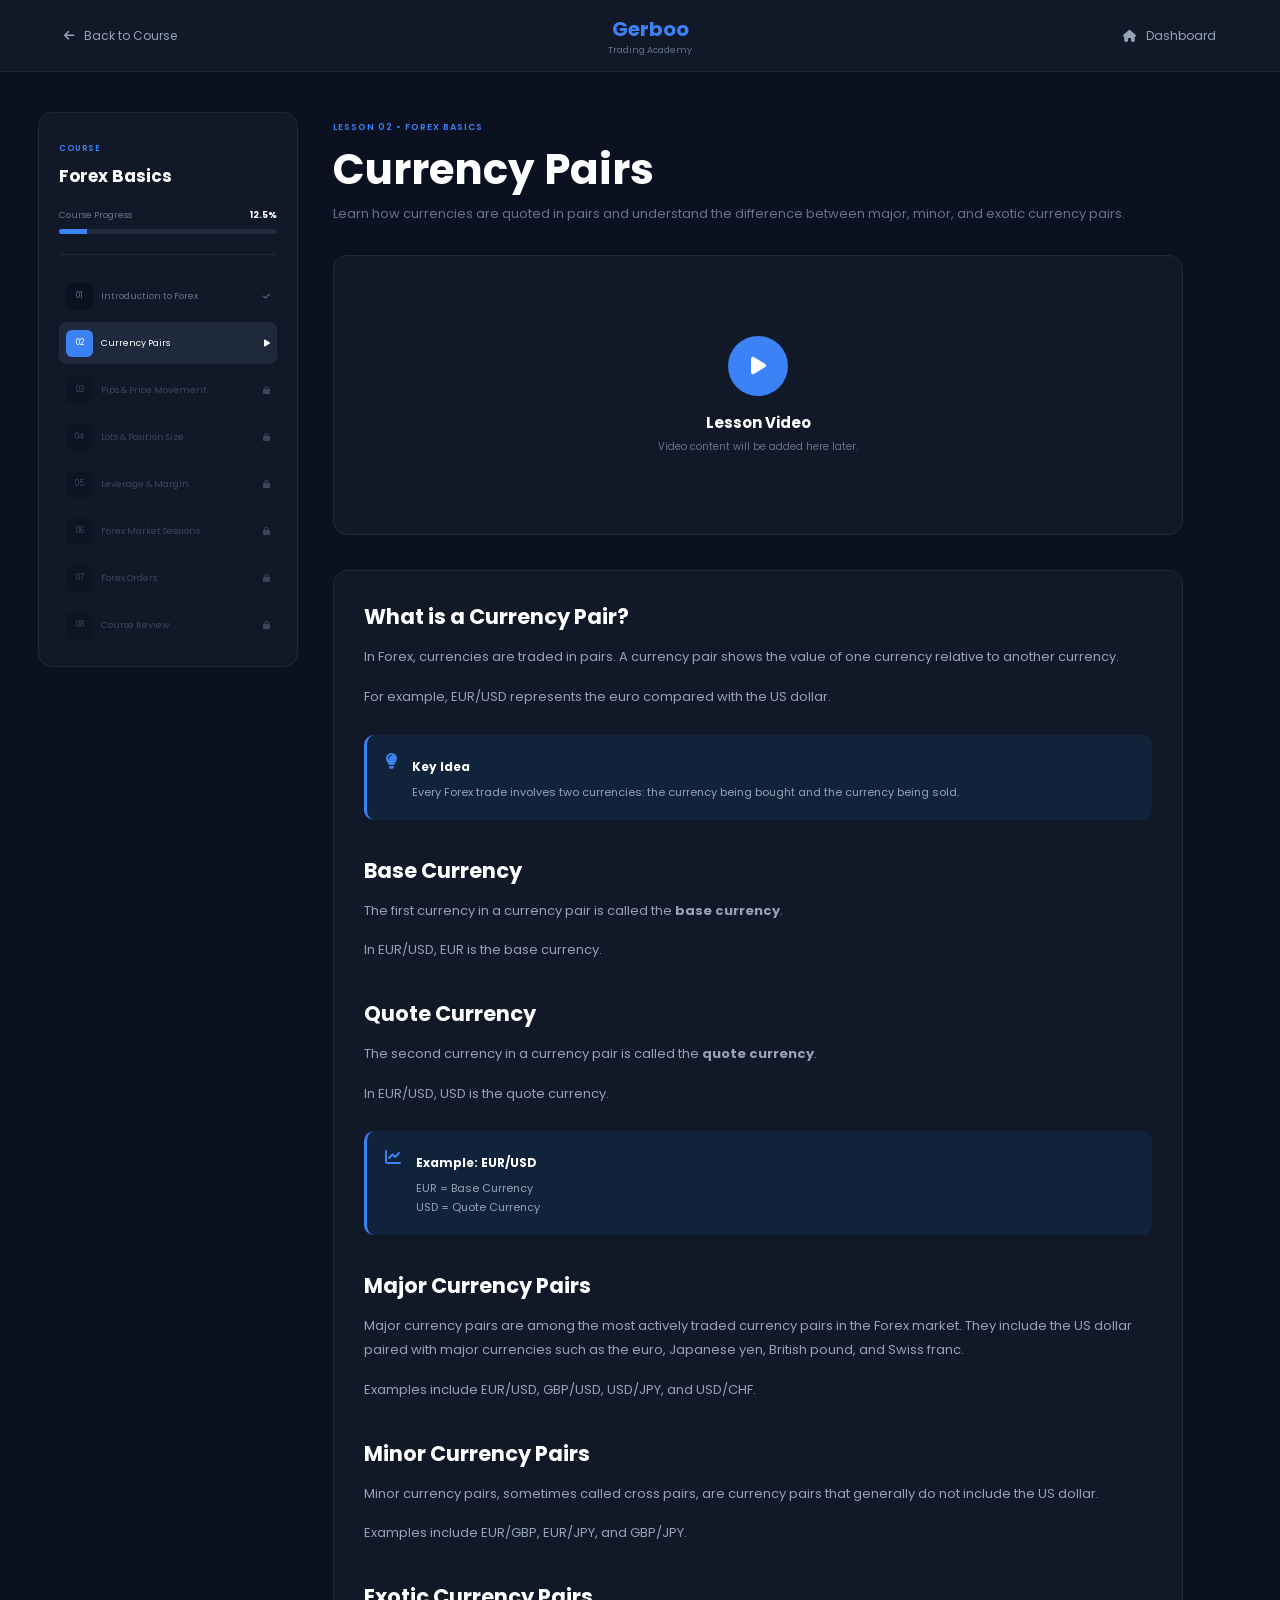
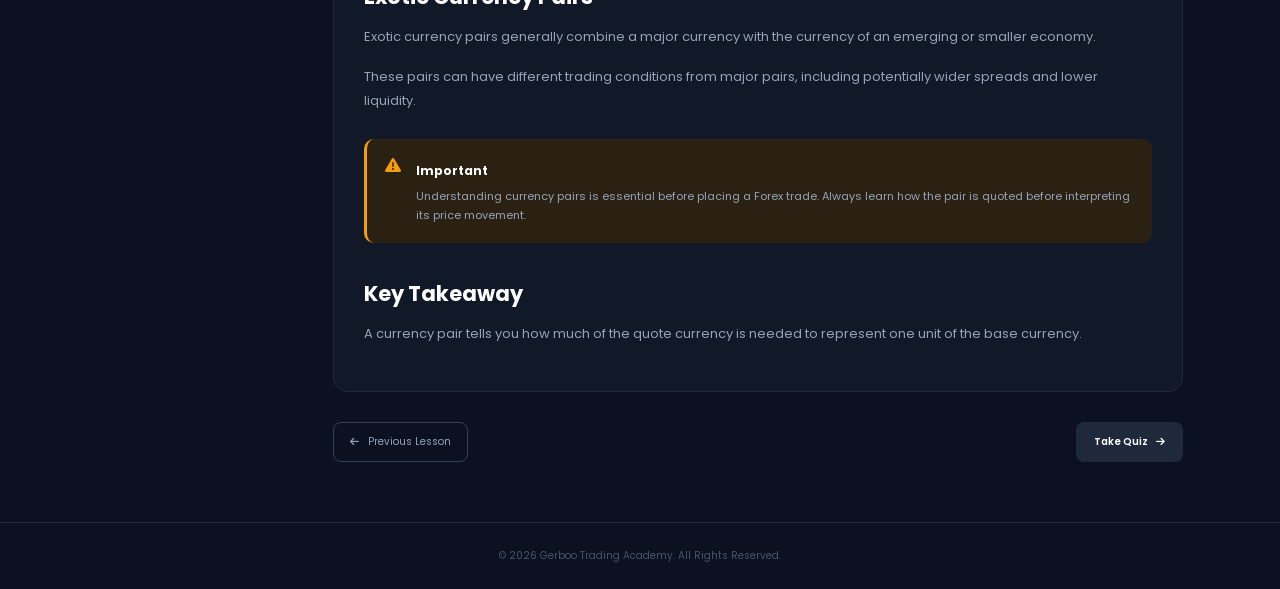
<file: lesson2.html>
<!DOCTYPE html>
<html lang="en">

<head>

    <meta charset="UTF-8">
    <meta name="viewport" content="width=device-width, initial-scale=1.0">

    <title>Currency Pairs | Gerboo Trading Academy</title>

    <!-- Google Fonts -->
    <link rel="preconnect" href="https://fonts.googleapis.com">
    <link rel="preconnect" href="https://fonts.gstatic.com" crossorigin>

    <link
        href="https://fonts.googleapis.com/css2?family=Poppins:wght@300;400;500;600;700&display=swap"
        rel="stylesheet"
    >

    <!-- Font Awesome -->
    <link
        rel="stylesheet"
        href="https://cdnjs.cloudflare.com/ajax/libs/font-awesome/6.7.2/css/all.min.css"
    >

    <!-- Lesson CSS -->
    <link rel="stylesheet" href="css/lesson.css">

</head>


<body>


    <!-- ==========================================
         HEADER
    =========================================== -->

    <header class="lesson-header">

        <a href="course.html" class="back-link">

            <i class="fas fa-arrow-left"></i>

            Back to Course

        </a>


        <div class="lesson-logo">

            <strong>Gerboo</strong>

            <span>Trading Academy</span>

        </div>


        <a href="dashboard.html" class="dashboard-link">

            <i class="fas fa-home"></i>

            Dashboard

        </a>

    </header>



    <!-- ==========================================
         LESSON LAYOUT
    =========================================== -->

    <main class="lesson-layout">


        <!-- ==========================================
             SIDEBAR
        =========================================== -->

        <aside class="lesson-sidebar">

            <div class="sidebar-title">

                <span>COURSE</span>

                <h2>Forex Basics</h2>

            </div>


            <div class="sidebar-progress">

                <div class="progress-text">

                    <span>Course Progress</span>

                    <strong>12.5%</strong>

                </div>


                <div class="progress-bar">

                    <div class="progress-fill" style="width: 12.5%;"></div>

                </div>

            </div>


            <div class="lesson-menu">


                <!-- LESSON 1 -->

                <a href="lesson.html" class="lesson-menu-item">

                    <span class="menu-number">
                        01
                    </span>

                    <span>
                        Introduction to Forex
                    </span>

                    <i class="fas fa-check"></i>

                </a>


                <!-- LESSON 2 -->

                <a href="lesson2.html" class="lesson-menu-item active">

                    <span class="menu-number">
                        02
                    </span>

                    <span>
                        Currency Pairs
                    </span>

                    <i class="fas fa-play"></i>

                </a>


                <!-- LESSON 3 -->

                <a href="#" class="lesson-menu-item locked">

                    <span class="menu-number">
                        03
                    </span>

                    <span>
                        Pips & Price Movement
                    </span>

                    <i class="fas fa-lock"></i>

                </a>


                <!-- LESSON 4 -->

                <a href="#" class="lesson-menu-item locked">

                    <span class="menu-number">
                        04
                    </span>

                    <span>
                        Lots & Position Size
                    </span>

                    <i class="fas fa-lock"></i>

                </a>


                <!-- LESSON 5 -->

                <a href="#" class="lesson-menu-item locked">

                    <span class="menu-number">
                        05
                    </span>

                    <span>
                        Leverage & Margin
                    </span>

                    <i class="fas fa-lock"></i>

                </a>


                <!-- LESSON 6 -->

                <a href="#" class="lesson-menu-item locked">

                    <span class="menu-number">
                        06
                    </span>

                    <span>
                        Forex Market Sessions
                    </span>

                    <i class="fas fa-lock"></i>

                </a>


                <!-- LESSON 7 -->

                <a href="#" class="lesson-menu-item locked">

                    <span class="menu-number">
                        07
                    </span>

                    <span>
                        Forex Orders
                    </span>

                    <i class="fas fa-lock"></i>

                </a>


                <!-- LESSON 8 -->

                <a href="#" class="lesson-menu-item locked">

                    <span class="menu-number">
                        08
                    </span>

                    <span>
                        Course Review
                    </span>

                    <i class="fas fa-lock"></i>

                </a>


            </div>

        </aside>



        <!-- ==========================================
             LESSON CONTENT
        =========================================== -->

        <section class="lesson-content">


            <div class="lesson-heading">

                <span class="lesson-label">
                    LESSON 02 • FOREX BASICS
                </span>


                <h1>
                    Currency Pairs
                </h1>


                <p>
                    Learn how currencies are quoted in pairs and
                    understand the difference between major, minor,
                    and exotic currency pairs.
                </p>

            </div>



            <!-- VIDEO PLACEHOLDER -->

            <div class="video-placeholder">

                <div class="video-icon">

                    <i class="fas fa-play"></i>

                </div>


                <h3>
                    Lesson Video
                </h3>


                <p>
                    Video content will be added here later.
                </p>

            </div>



            <!-- LESSON BODY -->

            <article class="lesson-body">


                <h2>
                    What is a Currency Pair?
                </h2>


                <p>
                    In Forex, currencies are traded in pairs.
                    A currency pair shows the value of one currency
                    relative to another currency.
                </p>


                <p>
                    For example, EUR/USD represents the euro compared
                    with the US dollar.
                </p>


                <div class="info-box">

                    <i class="fas fa-lightbulb"></i>


                    <div>

                        <strong>Key Idea</strong>

                        <p>
                            Every Forex trade involves two currencies:
                            the currency being bought and the currency
                            being sold.
                        </p>

                    </div>

                </div>



                <h2>
                    Base Currency
                </h2>


                <p>
                    The first currency in a currency pair is called
                    the <strong>base currency</strong>.
                </p>


                <p>
                    In EUR/USD, EUR is the base currency.
                </p>



                <h2>
                    Quote Currency
                </h2>


                <p>
                    The second currency in a currency pair is called
                    the <strong>quote currency</strong>.
                </p>


                <p>
                    In EUR/USD, USD is the quote currency.
                </p>



                <div class="info-box">

                    <i class="fas fa-chart-line"></i>


                    <div>

                        <strong>Example: EUR/USD</strong>

                        <p>
                            EUR = Base Currency
                            <br>
                            USD = Quote Currency
                        </p>

                    </div>

                </div>



                <h2>
                    Major Currency Pairs
                </h2>


                <p>
                    Major currency pairs are among the most actively
                    traded currency pairs in the Forex market.
                    They include the US dollar paired with major
                    currencies such as the euro, Japanese yen,
                    British pound, and Swiss franc.
                </p>


                <p>
                    Examples include EUR/USD, GBP/USD, USD/JPY,
                    and USD/CHF.
                </p>



                <h2>
                    Minor Currency Pairs
                </h2>


                <p>
                    Minor currency pairs, sometimes called cross pairs,
                    are currency pairs that generally do not include
                    the US dollar.
                </p>


                <p>
                    Examples include EUR/GBP, EUR/JPY,
                    and GBP/JPY.
                </p>



                <h2>
                    Exotic Currency Pairs
                </h2>


                <p>
                    Exotic currency pairs generally combine a major
                    currency with the currency of an emerging or
                    smaller economy.
                </p>


                <p>
                    These pairs can have different trading conditions
                    from major pairs, including potentially wider
                    spreads and lower liquidity.
                </p>



                <div class="warning-box">

                    <i class="fas fa-triangle-exclamation"></i>


                    <div>

                        <strong>Important</strong>

                        <p>
                            Understanding currency pairs is essential
                            before placing a Forex trade. Always learn
                            how the pair is quoted before interpreting
                            its price movement.
                        </p>

                    </div>

                </div>



                <h2>
                    Key Takeaway
                </h2>


                <p>
                    A currency pair tells you how much of the quote
                    currency is needed to represent one unit of the
                    base currency.
                </p>


            </article>



            <!-- ==========================================
                 LESSON ACTIONS
            =========================================== -->

            <div class="lesson-actions">

    <a href="lesson.html" class="previous-btn">

        <i class="fas fa-arrow-left"></i>

        Previous Lesson

    </a>


    <div class="lesson-action-buttons">

        <a href="quiz2.html" class="quiz-btn">

            Take Quiz

            <i class="fas fa-arrow-right"></i>

        </a>

    </div>

</div>


        </section>

    </main>



    <!-- ==========================================
         FOOTER
    =========================================== -->

    <footer class="lesson-footer">

        © 2026 Gerboo Trading Academy. All Rights Reserved.

    </footer>


</body>

</html>
</file>
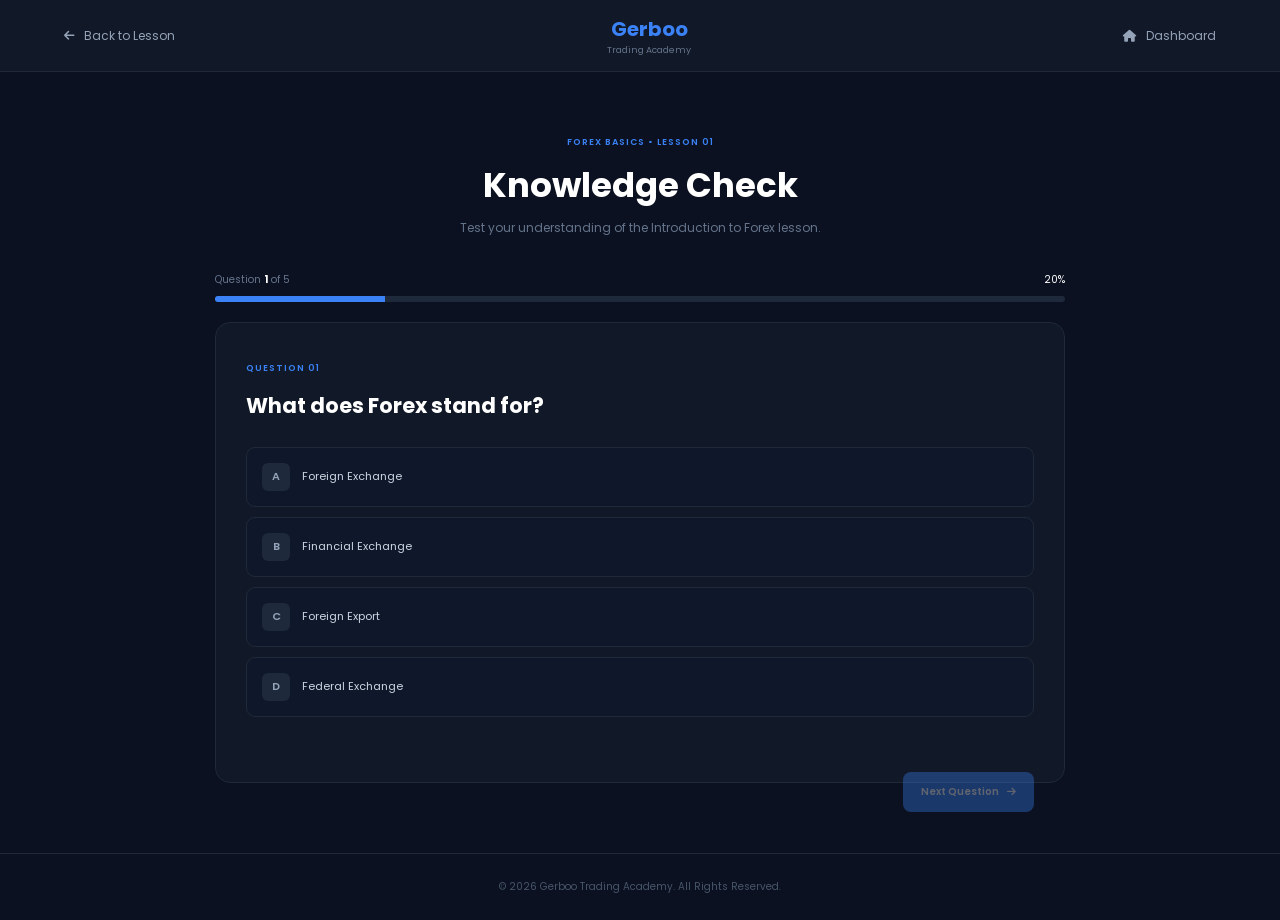
<file: quiz.html>
<!DOCTYPE html>
<html lang="en">

<head>

    <meta charset="UTF-8">
    <meta name="viewport" content="width=device-width, initial-scale=1.0">

    <title>Forex Basics Quiz | Gerboo Trading Academy</title>

    <link rel="preconnect" href="https://fonts.googleapis.com">
    <link rel="preconnect" href="https://fonts.gstatic.com" crossorigin>

    <link
        href="https://fonts.googleapis.com/css2?family=Poppins:wght@300;400;500;600;700&display=swap"
        rel="stylesheet"
    >

    <link
        rel="stylesheet"
        href="https://cdnjs.cloudflare.com/ajax/libs/font-awesome/6.7.2/css/all.min.css"
    >

    <link rel="stylesheet" href="css/quiz.css">

</head>


<body>

    <!-- HEADER -->

    <header class="quiz-header">

        <a href="lesson.html" class="back-link">
            <i class="fas fa-arrow-left"></i>
            Back to Lesson
        </a>

        <div class="quiz-logo">
            <strong>Gerboo</strong>
            <span>Trading Academy</span>
        </div>

        <a href="dashboard.html" class="dashboard-link">
            <i class="fas fa-home"></i>
            Dashboard
        </a>

    </header>


    <!-- QUIZ -->

    <main class="quiz-container">

        <div class="quiz-heading">

            <span>FOREX BASICS • LESSON 01</span>

            <h1>Knowledge Check</h1>

            <p>
                Test your understanding of the Introduction to Forex lesson.
            </p>

        </div>


        <!-- PROGRESS -->

        <div class="quiz-progress">

            <div class="progress-info">

                <span>Question <strong id="questionNumber">1</strong> of 5</span>

                <span id="progressPercent">20%</span>

            </div>

            <div class="progress-bar">

                <div class="progress-fill" id="progressFill"></div>

            </div>

        </div>


        <!-- QUESTION -->

        <section class="question-card">

            <span class="question-label">
                QUESTION <span id="questionCount">01</span>
            </span>

            <h2 id="question">
                What does Forex stand for?
            </h2>


            <div class="answers" id="answers">

                <button class="answer" data-answer="A">
                    <span>A</span>
                    Foreign Exchange
                </button>

                <button class="answer" data-answer="B">
                    <span>B</span>
                    Financial Exchange
                </button>

                <button class="answer" data-answer="C">
                    <span>C</span>
                    Foreign Export
                </button>

                <button class="answer" data-answer="D">
                    <span>D</span>
                    Federal Exchange
                </button>

            </div>


            <div class="quiz-feedback" id="feedback"></div>


            <button class="next-btn" id="nextBtn" disabled>

                Next Question

                <i class="fas fa-arrow-right"></i>

            </button>

        </section>


        <!-- RESULT -->

        <section class="result-card" id="resultCard">

            <div class="result-icon">

                <i class="fas fa-trophy"></i>

            </div>

            <span>QUIZ COMPLETE</span>

            <h2 id="resultTitle">
                Great Job!
            </h2>

            <div class="score" id="score">
                0/5
            </div>

            <p id="resultMessage">
                Your results will appear here.
            </p>

            <div class="result-actions">

                <button id="retryBtn" class="retry-btn">
                    <i class="fas fa-rotate-right"></i>
                    Try Again
                </button>

                <a href="lesson.html" class="lesson-btn">
                    Back to Lesson
                </a>

            </div>

        </section>

    </main>


    <footer class="quiz-footer">

        © 2026 Gerboo Trading Academy. All Rights Reserved.

    </footer>


    <script src="js/quiz.js"></script>

</body>

</html>
</file>
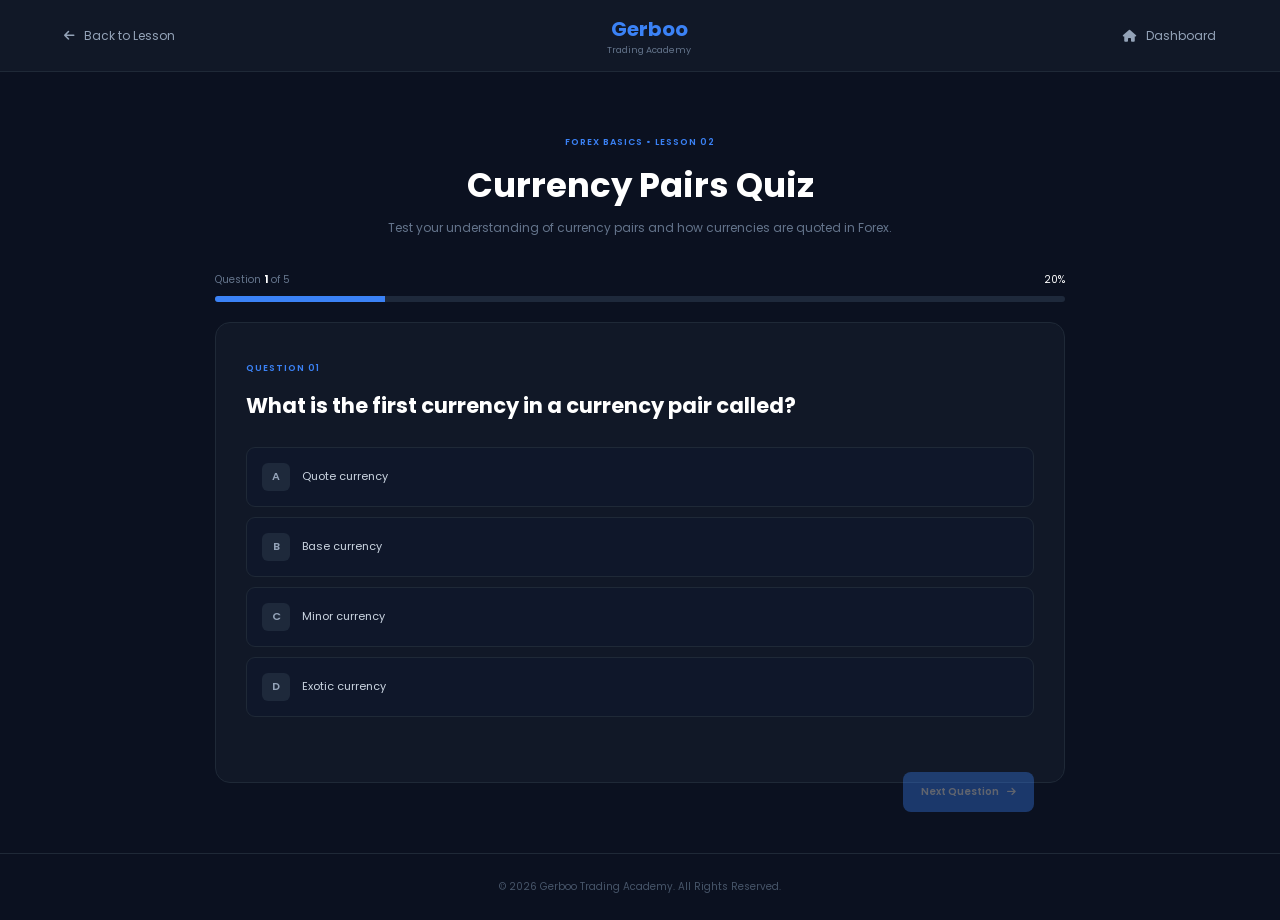
<file: quiz2.html>
<!DOCTYPE html>
<html lang="en">

<head>

    <meta charset="UTF-8">
    <meta name="viewport" content="width=device-width, initial-scale=1.0">

    <title>Currency Pairs Quiz | Gerboo Trading Academy</title>

    <link rel="preconnect" href="https://fonts.googleapis.com">
    <link rel="preconnect" href="https://fonts.gstatic.com" crossorigin>

    <link
        href="https://fonts.googleapis.com/css2?family=Poppins:wght@300;400;500;600;700&display=swap"
        rel="stylesheet"
    >

    <link
        rel="stylesheet"
        href="https://cdnjs.cloudflare.com/ajax/libs/font-awesome/6.7.2/css/all.min.css"
    >

    <link rel="stylesheet" href="css/quiz.css">

</head>

<body>

    <!-- HEADER -->

    <header class="quiz-header">

        <a href="lesson2.html" class="back-link">

            <i class="fas fa-arrow-left"></i>

            Back to Lesson

        </a>


        <div class="quiz-logo">

            <strong>Gerboo</strong>

            <span>Trading Academy</span>

        </div>


        <a href="dashboard.html" class="dashboard-link">

            <i class="fas fa-home"></i>

            Dashboard

        </a>

    </header>


    <!-- QUIZ -->

    <main class="quiz-container">

        <div class="quiz-heading">

            <span>FOREX BASICS • LESSON 02</span>

            <h1>Currency Pairs Quiz</h1>

            <p>
                Test your understanding of currency pairs and
                how currencies are quoted in Forex.
            </p>

        </div>


        <!-- PROGRESS -->

        <div class="quiz-progress">

            <div class="progress-info">

                <span>
                    Question <strong id="questionNumber">1</strong> of 5
                </span>

                <span id="progressPercent">20%</span>

            </div>


            <div class="progress-bar">

                <div class="progress-fill" id="progressFill"></div>

            </div>

        </div>


        <!-- QUESTION -->

        <section class="question-card">

            <span class="question-label">

                QUESTION <span id="questionCount">01</span>

            </span>


            <h2 id="question">
                What is the first currency in a currency pair called?
            </h2>


            <div class="answers" id="answers">

                <button class="answer" data-answer="A">

                    <span>A</span>

                    Quote currency

                </button>


                <button class="answer" data-answer="B">

                    <span>B</span>

                    Base currency

                </button>


                <button class="answer" data-answer="C">

                    <span>C</span>

                    Minor currency

                </button>


                <button class="answer" data-answer="D">

                    <span>D</span>

                    Exotic currency

                </button>

            </div>


            <div class="quiz-feedback" id="feedback"></div>


            <button class="next-btn" id="nextBtn" disabled>

                Next Question

                <i class="fas fa-arrow-right"></i>

            </button>

        </section>


        <!-- RESULT -->

        <section class="result-card" id="resultCard">

            <div class="result-icon">

                <i class="fas fa-trophy"></i>

            </div>


            <span>QUIZ COMPLETE</span>


            <h2 id="resultTitle">
                Great Job!
            </h2>


            <div class="score" id="score">
                0/5
            </div>


            <p id="resultMessage">
                Your results will appear here.
            </p>


            <div class="result-actions">

                <button id="retryBtn" class="retry-btn">

                    <i class="fas fa-rotate-right"></i>

                    Try Again

                </button>


                <a href="lesson2.html" class="lesson-btn">

                    Back to Lesson

                </a>

            </div>

        </section>

    </main>


    <footer class="quiz-footer">

        © 2026 Gerboo Trading Academy. All Rights Reserved.

    </footer>


    <script src="js/quiz2.js"></script>

</body>

</html>
</file>
<file: css/style.css>
/* Reset */
:root{

    --primary:#3b82f6;
    --primary-dark:#2563eb;

    --background:#0b1120;
    --background-2:#0f172a;

    --card:#111827;

    --text:#ffffff;
    --text-light:#cbd5e1;
    --text-muted:#94a3b8;

    --border:#1f2937;

    --transition:.3s;

    --radius:18px;

}
*{
    margin:0;
    padding:0;
    box-sizing:border-box;
}

body{
    font-family:'Poppins',sans-serif;
    background:#0b1120;
    color:white;
}

/* Navbar */

.navbar{

    display:flex;
    justify-content:space-between;
    align-items:center;

    padding:20px 8%;

    background:#111827;

    position:sticky;
    top:0;
    z-index:1000;
}

.logo h2{

    color:#3b82f6;
}

.nav-links{

    display:flex;
    list-style:none;
    gap:30px;
}

.nav-links a{

    color:white;
    text-decoration:none;
    transition:.3s;
}

.nav-links a:hover{

    color:#3b82f6;
}

.buttons{

    display:flex;
    gap:15px;
}

.login-btn,
.register-btn{

    text-decoration:none;
    padding:10px 20px;
    border-radius:8px;
    transition:.3s;
}

.login-btn{

    color:white;
    border:1px solid #3b82f6;
}

.register-btn{

    background:#3b82f6;
    color:white;
}

.login-btn:hover,
.register-btn:hover{

    transform:translateY(-2px);
}
/* ================= HERO ================= */

.hero{
    min-height:90vh;
    display:flex;
    justify-content:space-between;
    align-items:center;
    padding:80px 8%;
    gap:60px;
}

.hero-content{
    flex:1;
}

.tag{
    display:inline-block;
    background:#1e293b;
    color:#60a5fa;
    padding:8px 18px;
    border-radius:50px;
    margin-bottom:20px;
    font-size:14px;
}

.hero h1{
    font-size:3.5rem;
    line-height:1.2;
    margin-bottom:25px;
}

.hero h1 span{
    color:#3b82f6;
}

.hero p{
    color:#cbd5e1;
    font-size:18px;
    line-height:1.8;
    max-width:600px;
    margin-bottom:35px;
}

.hero-buttons{
    display:flex;
    gap:20px;
}

.primary-btn,
.secondary-btn{
    text-decoration:none;
    padding:15px 28px;
    border-radius:10px;
    font-weight:600;
    transition:.3s;
}

.primary-btn{
    background:#3b82f6;
    color:#fff;
}

.secondary-btn{
    border:2px solid #3b82f6;
    color:#fff;
}

.primary-btn:hover,
.secondary-btn:hover{
    transform:translateY(-4px);
}

.hero-image{
    flex:1;
    display:flex;
    justify-content:center;
}

.card{
    width:320px;
    background:#111827;
    border:1px solid #1f2937;
    border-radius:20px;
    padding:35px;
    box-shadow:0 15px 40px rgba(0,0,0,.35);
}

.card h3{
    margin-bottom:25px;
}

.card p{
    margin-bottom:10px;
}

.card h2{
    font-size:2.8rem;
    margin-bottom:10px;
}

.profit{
    color:#22c55e;
    font-size:22px;
    font-weight:bold;
}
/* ================= FEATURES ================= */

.features{
    padding:100px 8%;
    background:#0f172a;
}

.section-title{
    text-align:center;
    margin-bottom:60px;
}

.section-title h2{
    font-size:2.5rem;
    margin-bottom:15px;
}

.section-title p{
    color:#94a3b8;
    max-width:650px;
    margin:auto;
}

.feature-grid{
    display:grid;
    grid-template-columns:repeat(auto-fit, minmax(280px,1fr));
    gap:30px;
}

.feature-card{
    background:#111827;
    padding:35px;
    border-radius:18px;
    text-align:center;
    transition:.3s;
    border:1px solid #1f2937;
}

.feature-card:hover{
    transform:translateY(-8px);
    border-color:#3b82f6;
}

.feature-card i{
    font-size:45px;
    color:#3b82f6;
    margin-bottom:20px;
}

.feature-card h3{
    margin-bottom:15px;
}

.feature-card p{
    color:#cbd5e1;
    line-height:1.7;
}
/* ================= COURSES ================= */

.courses{
    padding:100px 8%;
    background:#0b1120;
}

.course-grid{
    display:grid;
    grid-template-columns:repeat(auto-fit,minmax(300px,1fr));
    gap:30px;
}

.course-card{
    background:#111827;
    padding:30px;
    border-radius:18px;
    border:1px solid #1f2937;
    transition:.3s;
}

.course-card:hover{
    transform:translateY(-8px);
    border-color:#3b82f6;
}

.level{
    display:inline-block;
    padding:6px 14px;
    border-radius:20px;
    font-size:13px;
    margin-bottom:20px;
    font-weight:600;
}

.beginner{
    background:#166534;
}

.intermediate{
    background:#92400e;
}

.advanced{
    background:#991b1b;
}

.course-card h3{
    margin-bottom:15px;
}

.course-card p{
    color:#cbd5e1;
    line-height:1.7;
    margin-bottom:25px;
}

.course-card a{
    text-decoration:none;
    color:#3b82f6;
    font-weight:600;
}
/* ================= TESTIMONIALS ================= */

.testimonials{
    padding:100px 8%;
    background:#0f172a;
}

.testimonial-grid{
    display:grid;
    grid-template-columns:repeat(auto-fit,minmax(300px,1fr));
    gap:30px;
}

.testimonial-card{
    background:#111827;
    border:1px solid #1f2937;
    border-radius:18px;
    padding:30px;
    transition:.3s;
}

.testimonial-card:hover{
    transform:translateY(-8px);
    border-color:#3b82f6;
}

.testimonial-card p{
    color:#cbd5e1;
    line-height:1.8;
    font-style:italic;
    margin-bottom:20px;
}

.testimonial-card h4{
    color:#3b82f6;
}
/* ================= CALL TO ACTION ================= */

.cta{

    padding:100px 8%;
    background:linear-gradient(135deg,#2563eb,#1d4ed8);
    text-align:center;

}

.cta h2{

    font-size:2.8rem;
    margin-bottom:20px;

}

.cta p{

    max-width:700px;
    margin:0 auto 35px;
    line-height:1.8;
    font-size:18px;
}

.cta-btn{

    display:inline-block;
    background:white;
    color:#2563eb;
    padding:16px 35px;
    border-radius:10px;
    text-decoration:none;
    font-weight:600;
    transition:.3s;
}

.cta-btn:hover{

    transform:translateY(-4px);
    box-shadow:0 10px 25px rgba(0,0,0,.25);

}
/* ================= FOOTER ================= */

.footer{

    background:#020617;
    padding:70px 8% 30px;

}

.footer-container{

    display:grid;
    grid-template-columns:repeat(auto-fit,minmax(220px,1fr));
    gap:40px;

}

.footer h2,
.footer h3{

    margin-bottom:20px;

}

.footer p,
.footer a{

    color:#94a3b8;
    line-height:1.8;
    text-decoration:none;

}

.footer ul{

    list-style:none;

}

.footer li{

    margin-bottom:12px;

}

.footer a:hover{

    color:#3b82f6;

}

.social-icons{

    display:flex;
    gap:18px;
    font-size:22px;

}

.social-icons a{

    color:white;
    transition:.3s;

}

.social-icons a:hover{

    color:#3b82f6;
    transform:translateY(-3px);

}

.footer hr{

    margin:50px 0 20px;
    border:none;
    border-top:1px solid #1e293b;

}

.copyright{

    text-align:center;
    color:#64748b;

}
</file>
<file: css/responsive.css>
/* ================= RESPONSIVE ================= */

@media (max-width: 992px){

    .navbar{
        flex-direction:column;
        gap:20px;
    }

    .hero{
        flex-direction:column;
        text-align:center;
    }

    .hero p{
        margin:0 auto 35px;
    }

    .hero-buttons{
        justify-content:center;
        flex-wrap:wrap;
    }

    .hero h1{
        font-size:2.5rem;
    }

}

@media (max-width:768px){

    .nav-links{
        flex-direction:column;
        align-items:center;
        gap:15px;
    }

    .buttons{
        flex-direction:column;
        width:100%;
    }

    .login-btn,
    .register-btn{
        width:100%;
        text-align:center;
    }

    .section-title h2{
        font-size:2rem;
    }

    .hero h1{
        font-size:2rem;
    }

}

@media (max-width:480px){

    .hero{
        padding:60px 5%;
    }

    .features,
    .courses,
    .testimonials,
    .cta,
    .footer{
        padding:70px 5%;
    }

}
/* ==========================================
   TABLETS
========================================== */

@media (max-width:992px){

    .hero{
        flex-direction:column;
        text-align:center;
        gap:60px;
    }

    .hero-content{
        width:100%;
    }

    .hero-image{
        width:100%;
    }

    .hero-buttons{
        justify-content:center;
        flex-wrap:wrap;
    }

}
/* ==========================================
   MOBILE
========================================== */

@media (max-width:768px){

    .navbar{

        flex-direction:column;
        padding:20px;

    }

    .nav-links{

        flex-direction:column;
        width:100%;
        align-items:center;
        gap:18px;

    }

    .buttons{

        width:100%;
        flex-direction:column;

    }

    .login-btn,
    .register-btn{

        width:100%;
        text-align:center;

    }

    .hero{

        padding:60px 20px;

    }

    .hero h1{

        font-size:2.2rem;

    }

    .hero p{

        font-size:17px;

    }

}
/* ==========================================
   SMALL PHONES
========================================== */

@media (max-width:480px){

    .hero h1{

        font-size:1.8rem;

    }

    .section-title h2{

        font-size:1.8rem;

    }

    .course-grid,
    .feature-grid,
    .testimonial-grid{

        grid-template-columns:1fr;

    }

    .card{

        width:100%;

    }

}
</file>
<file: css/course.css>
/* ==========================================
   GERBOO TRADING ACADEMY
   COURSE OVERVIEW
========================================== */

* {
    margin: 0;
    padding: 0;
    box-sizing: border-box;
}

body {
    font-family: 'Poppins', sans-serif;
    background: #0b1120;
    color: #ffffff;
}

a {
    text-decoration: none;
    color: inherit;
}


/* ==========================================
   HEADER
========================================== */

.course-header {
    min-height: 72px;

    padding: 0 6%;

    display: flex;
    align-items: center;
    justify-content: space-between;

    background: #111827;

    border-bottom: 1px solid #1f2937;
}

.back-link,
.dashboard-link {
    color: #94a3b8;

    font-size: 12px;

    transition: .25s;
}

.back-link:hover,
.dashboard-link:hover {
    color: #3b82f6;
}

.back-link i,
.dashboard-link i {
    margin-right: 6px;
}

.course-logo {
    display: flex;
    flex-direction: column;

    text-align: center;
}

.course-logo strong {
    color: #3b82f6;
    font-size: 20px;
}

.course-logo span {
    color: #64748b;
    font-size: 9px;
}


/* ==========================================
   MAIN
========================================== */

.course-page {
    width: 90%;
    max-width: 1100px;

    margin: auto;

    padding: 55px 0;
}


/* ==========================================
   COURSE HERO
========================================== */

.course-hero {
    padding: 35px;

    display: flex;
    align-items: center;

    gap: 30px;

    background: #111827;

    border: 1px solid #1f2937;

    border-radius: 18px;
}

.course-hero-icon {
    width: 90px;
    height: 90px;

    flex-shrink: 0;

    display: flex;
    align-items: center;
    justify-content: center;

    border-radius: 18px;

    background: #1e293b;

    color: #3b82f6;

    font-size: 36px;
}

.course-level {
    color: #4ade80;

    font-size: 10px;
    font-weight: 700;

    letter-spacing: 1px;
}

.course-hero h1 {
    margin: 7px 0;

    font-size: 34px;
}

.course-hero-content > p {
    max-width: 700px;

    color: #64748b;

    font-size: 13px;

    line-height: 1.7;
}

.course-stats {
    display: flex;

    gap: 25px;

    margin-top: 18px;

    color: #94a3b8;

    font-size: 11px;
}

.course-stats i {
    margin-right: 5px;

    color: #3b82f6;
}


/* ==========================================
   PROGRESS
========================================== */

.progress-card {
    margin-top: 25px;

    padding: 25px;

    background: #111827;

    border: 1px solid #1f2937;

    border-radius: 15px;
}

.progress-header {
    display: flex;

    align-items: center;
    justify-content: space-between;

    margin-bottom: 15px;
}

.progress-header span {
    color: #64748b;

    font-size: 9px;
    font-weight: 600;

    letter-spacing: 1px;
}

.progress-header h2 {
    margin-top: 4px;

    font-size: 18px;
}

.progress-header > i {
    color: #3b82f6;

    font-size: 22px;
}

.progress-bar {
    width: 100%;
    height: 7px;

    overflow: hidden;

    border-radius: 10px;

    background: #1e293b;
}

.progress-fill {
    width: 0%;
    height: 100%;

    background: #3b82f6;

    border-radius: inherit;
}

.progress-card > p {
    margin-top: 10px;

    color: #64748b;

    font-size: 11px;
}


/* ==========================================
   CONTENT
========================================== */

.course-content {
    margin-top: 45px;
}

.content-heading {
    margin-bottom: 20px;

    display: flex;

    align-items: flex-end;
    justify-content: space-between;
}

.content-heading > div > span {
    color: #3b82f6;

    font-size: 9px;
    font-weight: 600;

    letter-spacing: 1px;
}

.content-heading h2 {
    margin-top: 5px;

    font-size: 23px;
}

.lesson-count {
    color: #64748b;

    font-size: 11px;
}


/* ==========================================
   LESSONS
========================================== */

.lesson-list {
    display: flex;
    flex-direction: column;

    gap: 10px;
}

.lesson-card {
    min-height: 95px;

    padding: 18px 20px;

    display: flex;

    align-items: center;

    gap: 18px;

    background: #111827;

    border: 1px solid #1f2937;

    border-radius: 12px;

    transition: .25s;
}

.lesson-card.available:hover {
    border-color: #334155;

    transform: translateX(3px);
}

.lesson-number {
    width: 42px;
    height: 42px;

    flex-shrink: 0;

    display: flex;
    align-items: center;
    justify-content: center;

    border-radius: 9px;

    background: #1e293b;

    color: #64748b;

    font-size: 12px;
    font-weight: 600;
}

.lesson-info {
    flex: 1;
}

.lesson-info > span {
    color: #64748b;

    font-size: 8px;
    font-weight: 600;

    letter-spacing: 1px;
}

.lesson-info h3 {
    margin-top: 3px;

    font-size: 14px;
}

.lesson-info p {
    margin-top: 3px;

    color: #64748b;

    font-size: 10px;

    line-height: 1.5;
}

.lesson-btn {
    padding: 9px 14px;

    flex-shrink: 0;

    border-radius: 7px;

    background: #1e293b;

    color: #ffffff;

    font-size: 10px;
    font-weight: 600;

    transition: .25s;
}

.lesson-btn:hover {
    background: #3b82f6;
}

.lesson-btn i {
    margin-left: 5px;
}


/* ==========================================
   LOCKED LESSONS
========================================== */

.lesson-card.locked {
    opacity: .55;
}

.lesson-lock {
    padding: 10px;

    color: #475569;

    font-size: 13px;
}


/* ==========================================
   CTA
========================================== */

.course-cta {
    margin-top: 40px;

    padding: 25px;

    display: flex;

    align-items: center;
    justify-content: space-between;

    gap: 20px;

    background: #111827;

    border: 1px solid #1f2937;

    border-radius: 15px;
}

.course-cta h2 {
    font-size: 18px;
}

.course-cta p {
    margin-top: 5px;

    color: #64748b;

    font-size: 11px;
}

.start-course-btn {
    padding: 12px 18px;

    flex-shrink: 0;

    border-radius: 8px;

    background: #3b82f6;

    color: #ffffff;

    font-size: 11px;
    font-weight: 600;

    transition: .25s;
}

.start-course-btn:hover {
    background: #2563eb;
}

.start-course-btn i {
    margin-left: 6px;
}


/* ==========================================
   FOOTER
========================================== */

.course-footer {
    padding: 25px;

    border-top: 1px solid #1f2937;

    color: #475569;

    font-size: 10px;

    text-align: center;
}


/* ==========================================
   RESPONSIVE
========================================== */

@media (max-width: 700px) {

    .course-header {
        padding: 15px 5%;

        gap: 15px;
    }

    .course-logo {
        order: -1;
    }

    .course-page {
        width: 92%;

        padding: 35px 0;
    }

    .course-hero {
        align-items: flex-start;

        flex-direction: column;

        padding: 25px;
    }

    .course-hero h1 {
        font-size: 29px;
    }

    .course-stats {
        flex-wrap: wrap;

        gap: 12px;
    }

    .lesson-card {
        align-items: flex-start;
    }

    .lesson-btn {
        align-self: center;
    }

    .course-cta {
        align-items: flex-start;

        flex-direction: column;
    }

    .start-course-btn {
        width: 100%;

        text-align: center;
    }

}


@media (max-width: 450px) {

    .course-header {
        justify-content: center;

        flex-wrap: wrap;
    }

    .course-logo {
        width: 100%;
    }

    .lesson-card {
        gap: 12px;
    }

    .lesson-number {
        width: 35px;
        height: 35px;

        font-size: 10px;
    }

    .lesson-info p {
        display: none;
    }

    .lesson-btn {
        padding: 8px 10px;

        font-size: 9px;
    }

}
</file>
<file: css/courses.css>
/* ==========================================
   GERBOO TRADING ACADEMY
   COURSES PAGE
========================================== */

* {
    margin: 0;
    padding: 0;
    box-sizing: border-box;
}

body {
    font-family: 'Poppins', sans-serif;
    background: #0b1120;
    color: #ffffff;
}

a {
    text-decoration: none;
    color: inherit;
}


/* ==========================================
   HEADER
========================================== */

.courses-header {
    min-height: 75px;

    padding: 0 6%;

    display: flex;
    align-items: center;
    justify-content: space-between;

    background: #111827;

    border-bottom: 1px solid #1f2937;
}

.courses-logo a {
    display: flex;
    flex-direction: column;
}

.courses-logo strong {
    color: #3b82f6;
    font-size: 21px;
}

.courses-logo span {
    color: #64748b;
    font-size: 10px;
}

.courses-header nav {
    display: flex;
    gap: 30px;
}

.courses-header nav a {
    color: #94a3b8;
    font-size: 13px;

    transition: .25s;
}

.courses-header nav a:hover,
.courses-header nav a.active {
    color: #3b82f6;
}

.courses-header nav i {
    margin-right: 6px;
}

.back-btn {
    padding: 9px 15px;

    border: 1px solid #334155;

    border-radius: 8px;

    color: #cbd5e1;

    font-size: 12px;

    transition: .25s;
}

.back-btn:hover {
    border-color: #3b82f6;
    color: #3b82f6;
}


/* ==========================================
   INTRO
========================================== */

.courses-page {
    width: 90%;
    max-width: 1250px;

    margin: auto;

    padding: 65px 0;
}

.courses-intro {
    max-width: 700px;

    margin-bottom: 45px;
}

.intro-tag {
    color: #3b82f6;

    font-size: 11px;
    font-weight: 600;

    letter-spacing: 1px;
}

.intro-tag i {
    margin-right: 5px;
}

.courses-intro h1 {
    margin: 12px 0;

    font-size: clamp(32px, 5vw, 48px);

    line-height: 1.15;
}

.courses-intro h1 span {
    color: #3b82f6;
}

.courses-intro p {
    max-width: 600px;

    color: #64748b;

    font-size: 14px;

    line-height: 1.8;
}


/* ==========================================
   FILTERS
========================================== */

.course-filters {
    display: flex;

    gap: 10px;

    flex-wrap: wrap;

    margin-bottom: 30px;
}

.filter-btn {
    padding: 9px 17px;

    border: 1px solid #334155;

    border-radius: 20px;

    background: transparent;

    color: #94a3b8;

    font-family: inherit;

    font-size: 11px;

    cursor: pointer;

    transition: .25s;
}

.filter-btn:hover,
.filter-btn.active {
    background: #3b82f6;

    border-color: #3b82f6;

    color: #ffffff;
}


/* ==========================================
   COURSE GRID
========================================== */

.course-grid {
    display: grid;

    grid-template-columns: repeat(2, 1fr);

    gap: 22px;
}


/* ==========================================
   COURSE CARD
========================================== */

.course-card {
    padding: 27px;

    background: #111827;

    border: 1px solid #1f2937;

    border-radius: 16px;

    transition: .25s;
}

.course-card:hover {
    transform: translateY(-4px);

    border-color: #334155;
}

.course-top {
    display: flex;

    align-items: center;
    justify-content: space-between;

    margin-bottom: 20px;
}

.course-icon {
    width: 52px;
    height: 52px;

    display: flex;
    align-items: center;
    justify-content: center;

    border-radius: 12px;

    background: #1e293b;

    color: #3b82f6;

    font-size: 21px;
}

.course-level {
    padding: 5px 9px;

    border-radius: 5px;

    font-size: 9px;
    font-weight: 700;
}

.course-level.beginner {
    background: #132e26;
    color: #4ade80;
}

.course-level.intermediate {
    background: #302817;
    color: #fbbf24;
}

.course-level.advanced {
    background: #321b25;
    color: #fb7185;
}

.course-card h2 {
    margin-bottom: 9px;

    font-size: 19px;
}

.course-card > p {
    min-height: 70px;

    color: #64748b;

    font-size: 12px;

    line-height: 1.7;
}


/* ==========================================
   META
========================================== */

.course-meta {
    display: flex;

    gap: 20px;

    margin: 20px 0;

    color: #64748b;

    font-size: 10px;
}

.course-meta i {
    margin-right: 4px;

    color: #3b82f6;
}


/* ==========================================
   PROGRESS
========================================== */

.course-progress {
    margin-bottom: 20px;
}

.progress-label {
    display: flex;

    justify-content: space-between;

    margin-bottom: 6px;

    color: #64748b;

    font-size: 10px;
}

.progress-label strong {
    color: #ffffff;
}

.progress-bar {
    width: 100%;
    height: 5px;

    overflow: hidden;

    border-radius: 10px;

    background: #1e293b;
}

.progress-fill {
    width: 0%;
    height: 100%;

    background: #3b82f6;
}


/* ==========================================
   COURSE BUTTON
========================================== */

.course-btn {
    width: 100%;

    padding: 11px;

    display: flex;

    align-items: center;
    justify-content: center;

    gap: 8px;

    border-radius: 8px;

    background: #1e293b;

    color: #ffffff;

    font-size: 11px;
    font-weight: 600;

    transition: .25s;
}

.course-btn:hover {
    background: #3b82f6;
}


/* ==========================================
   FOOTER
========================================== */

.courses-footer {
    padding: 25px;

    border-top: 1px solid #1f2937;

    color: #475569;

    font-size: 10px;

    text-align: center;
}


/* ==========================================
   RESPONSIVE
========================================== */

@media (max-width: 800px) {

    .courses-header {
        padding: 15px 5%;

        flex-wrap: wrap;

        gap: 15px;
    }

    .courses-header nav {
        order: 3;

        width: 100%;

        justify-content: center;
    }

    .course-grid {
        grid-template-columns: 1fr;
    }

}


@media (max-width: 500px) {

    .courses-page {
        width: 92%;

        padding: 40px 0;
    }

    .courses-intro h1 {
        font-size: 34px;
    }

    .courses-header nav {
        gap: 15px;
    }

    .back-btn {
        padding: 7px 10px;
    }

}
</file>
<file: css/lesson.css>
/* ==========================================
   GERBOO TRADING ACADEMY
   LESSON PAGE
========================================== */

* {
    margin: 0;
    padding: 0;
    box-sizing: border-box;
}

body {
    font-family: 'Poppins', sans-serif;
    background: #0b1120;
    color: #ffffff;
}

a {
    text-decoration: none;
    color: inherit;
}


/* ==========================================
   HEADER
========================================== */

.lesson-header {
    min-height: 72px;

    padding: 0 5%;

    display: flex;
    align-items: center;
    justify-content: space-between;

    background: #111827;

    border-bottom: 1px solid #1f2937;
}

.back-link,
.dashboard-link {
    color: #94a3b8;

    font-size: 12px;

    transition: .25s;
}

.back-link:hover,
.dashboard-link:hover {
    color: #3b82f6;
}

.back-link i,
.dashboard-link i {
    margin-right: 6px;
}

.lesson-logo {
    display: flex;
    flex-direction: column;

    text-align: center;
}

.lesson-logo strong {
    color: #3b82f6;

    font-size: 20px;
}

.lesson-logo span {
    color: #64748b;

    font-size: 9px;
}


/* ==========================================
   MAIN LAYOUT
========================================== */

.lesson-layout {
    width: 94%;
    max-width: 1400px;

    margin: auto;

    display: grid;

    grid-template-columns: 260px 1fr;

    gap: 35px;

    padding: 40px 0 60px;
}


/* ==========================================
   SIDEBAR
========================================== */

.lesson-sidebar {
    height: fit-content;

    position: sticky;

    top: 20px;

    padding: 20px;

    background: #111827;

    border: 1px solid #1f2937;

    border-radius: 14px;
}

.sidebar-title > span {
    color: #3b82f6;

    font-size: 8px;

    font-weight: 600;

    letter-spacing: 1px;
}

.sidebar-title h2 {
    margin-top: 5px;

    font-size: 17px;
}

.sidebar-progress {
    margin: 20px 0;

    padding-bottom: 20px;

    border-bottom: 1px solid #1f2937;
}

.progress-text {
    display: flex;

    justify-content: space-between;

    margin-bottom: 7px;

    color: #64748b;

    font-size: 9px;
}

.progress-text strong {
    color: #ffffff;
}

.progress-bar {
    width: 100%;
    height: 5px;

    overflow: hidden;

    border-radius: 10px;

    background: #1e293b;
}

.progress-fill {
    width: 0%;
    height: 100%;

    background: #3b82f6;
}


/* ==========================================
   LESSON MENU
========================================== */

.lesson-menu {
    display: flex;

    flex-direction: column;

    gap: 5px;
}

.lesson-menu-item {
    min-height: 42px;

    padding: 7px;

    display: flex;

    align-items: center;

    gap: 8px;

    border-radius: 7px;

    color: #64748b;

    font-size: 9px;

    transition: .25s;
}

.lesson-menu-item:hover {
    background: #1e293b;

    color: #ffffff;
}

.lesson-menu-item.active {
    background: #1e293b;

    color: #ffffff;
}

.menu-number {
    width: 27px;
    height: 27px;

    flex-shrink: 0;

    display: flex;

    align-items: center;
    justify-content: center;

    border-radius: 6px;

    background: #0b1120;

    color: #64748b;

    font-size: 8px;
}

.lesson-menu-item.active .menu-number {
    background: #3b82f6;

    color: #ffffff;
}

.lesson-menu-item i {
    margin-left: auto;

    font-size: 8px;
}

.lesson-menu-item.locked {
    opacity: .5;

    cursor: not-allowed;
}


/* ==========================================
   LESSON CONTENT
========================================== */

.lesson-content {
    max-width: 850px;
}

.lesson-heading {
    margin-bottom: 30px;
}

.lesson-label {
    color: #3b82f6;

    font-size: 9px;

    font-weight: 600;

    letter-spacing: 1px;
}

.lesson-heading h1 {
    margin: 8px 0;

    font-size: clamp(30px, 5vw, 42px);

    line-height: 1.2;
}

.lesson-heading p {
    color: #64748b;

    font-size: 13px;

    line-height: 1.7;
}


/* ==========================================
   VIDEO
========================================== */

.video-placeholder {
    min-height: 280px;

    display: flex;

    flex-direction: column;

    align-items: center;

    justify-content: center;

    background: #111827;

    border: 1px solid #1f2937;

    border-radius: 14px;

    text-align: center;
}

.video-icon {
    width: 60px;
    height: 60px;

    display: flex;

    align-items: center;
    justify-content: center;

    border-radius: 50%;

    background: #3b82f6;

    font-size: 20px;
}

.video-placeholder h3 {
    margin-top: 15px;

    font-size: 15px;
}

.video-placeholder p {
    margin-top: 5px;

    color: #64748b;

    font-size: 10px;
}


/* ==========================================
   LESSON BODY
========================================== */

.lesson-body {
    margin-top: 35px;

    padding: 30px;

    background: #111827;

    border: 1px solid #1f2937;

    border-radius: 14px;
}

.lesson-body h2 {
    margin-bottom: 13px;

    font-size: 21px;
}

.lesson-body h2:not(:first-child) {
    margin-top: 35px;
}

.lesson-body > p {
    margin-bottom: 15px;

    color: #94a3b8;

    font-size: 13px;

    line-height: 1.9;
}


/* ==========================================
   INFO BOX
========================================== */

.info-box,
.warning-box {
    margin: 25px 0;

    padding: 18px;

    display: flex;

    gap: 15px;

    border-radius: 10px;
}

.info-box {
    background: #10233a;

    border-left: 3px solid #3b82f6;
}

.warning-box {
    background: #2b2112;

    border-left: 3px solid #f59e0b;
}

.info-box > i {
    color: #3b82f6;
}

.warning-box > i {
    color: #f59e0b;
}

.info-box strong,
.warning-box strong {
    font-size: 12px;
}

.info-box p,
.warning-box p {
    margin-top: 5px;

    color: #94a3b8;

    font-size: 11px;

    line-height: 1.7;
}


/* ==========================================
   ACTIONS
========================================== */

.lesson-actions {
    margin-top: 30px;

    display: flex;

    align-items: center;

    justify-content: space-between;

    gap: 15px;
}

.previous-btn {
    padding: 11px 16px;

    border: 1px solid #334155;

    border-radius: 8px;

    color: #94a3b8;

    font-size: 10px;

    transition: .25s;
}

.previous-btn:hover {
    color: #ffffff;

    border-color: #3b82f6;
}

.previous-btn i {
    margin-right: 6px;
}

.complete-btn {
    padding: 12px 18px;

    border: none;

    border-radius: 8px;

    background: #3b82f6;

    color: #ffffff;

    font-family: inherit;

    font-size: 10px;

    font-weight: 600;

    cursor: pointer;

    transition: .25s;
}

.complete-btn:hover {
    background: #2563eb;
}

.complete-btn i {
    margin-right: 6px;
}


/* ==========================================
   FOOTER
========================================== */

.lesson-footer {
    padding: 25px;

    border-top: 1px solid #1f2937;

    color: #475569;

    font-size: 10px;

    text-align: center;
}


/* ==========================================
   RESPONSIVE
========================================== */

@media (max-width: 850px) {

    .lesson-layout {
        grid-template-columns: 1fr;
    }

    .lesson-sidebar {
        position: static;
    }

    .lesson-menu {
        display: grid;

        grid-template-columns: repeat(2, 1fr);
    }

}


@media (max-width: 550px) {

    .lesson-header {
        flex-wrap: wrap;

        gap: 15px;

        padding: 15px 5%;
    }

    .lesson-logo {
        order: -1;

        width: 100%;
    }

    .lesson-layout {
        width: 92%;

        padding-top: 25px;
    }

    .lesson-menu {
        grid-template-columns: 1fr;
    }

    .lesson-body {
        padding: 22px;
    }

    .lesson-actions {
        flex-direction: column;
    }

    .previous-btn,
    .complete-btn {
        width: 100%;

        text-align: center;
    }

}
.lesson-action-buttons {
    display: flex;
    align-items: center;
    gap: 10px;
}

.quiz-btn {
    padding: 12px 18px;

    border-radius: 8px;

    background: #1e293b;

    color: #ffffff;

    font-size: 10px;
    font-weight: 600;

    transition: .25s;
}

.quiz-btn:hover {
    background: #3b82f6;
}

.quiz-btn i {
    margin-left: 6px;
}

@media (max-width: 550px) {

    .lesson-action-buttons {
        width: 100%;

        flex-direction: column;
    }

    .lesson-action-buttons .complete-btn,
    .lesson-action-buttons .quiz-btn {
        width: 100%;

        text-align: center;
    }

}
.next-lesson-btn {
    padding: 12px 18px;

    border-radius: 8px;

    background: #3b82f6;

    color: #ffffff;

    font-size: 10px;
    font-weight: 600;

    transition: .25s;
}

.next-lesson-btn:hover {
    background: #2563eb;
}

.next-lesson-btn i {
    margin-left: 6px;
}
</file>
<file: css/quiz.css>
/* ==========================================
   GERBOO TRADING ACADEMY
   QUIZ PAGE
========================================== */

* {
    margin: 0;
    padding: 0;
    box-sizing: border-box;
}

body {
    font-family: 'Poppins', sans-serif;
    background: #0b1120;
    color: #ffffff;
}

button,
a {
    font-family: inherit;
}

a {
    text-decoration: none;
    color: inherit;
}


/* ==========================================
   HEADER
========================================== */

.quiz-header {
    min-height: 72px;

    padding: 0 5%;

    display: flex;
    align-items: center;
    justify-content: space-between;

    background: #111827;

    border-bottom: 1px solid #1f2937;
}

.back-link,
.dashboard-link {
    color: #94a3b8;

    font-size: 12px;

    transition: .25s;
}

.back-link:hover,
.dashboard-link:hover {
    color: #3b82f6;
}

.back-link i,
.dashboard-link i {
    margin-right: 6px;
}

.quiz-logo {
    display: flex;
    flex-direction: column;
    text-align: center;
}

.quiz-logo strong {
    color: #3b82f6;
    font-size: 20px;
}

.quiz-logo span {
    color: #64748b;
    font-size: 9px;
}


/* ==========================================
   CONTAINER
========================================== */

.quiz-container {
    width: 92%;
    max-width: 850px;

    margin: auto;

    padding: 55px 0 70px;
}


/* ==========================================
   HEADING
========================================== */

.quiz-heading {
    text-align: center;

    margin-bottom: 35px;
}

.quiz-heading > span {
    color: #3b82f6;

    font-size: 9px;
    font-weight: 600;

    letter-spacing: 1px;
}

.quiz-heading h1 {
    margin: 8px 0;

    font-size: 34px;
}

.quiz-heading p {
    color: #64748b;

    font-size: 12px;
}


/* ==========================================
   PROGRESS
========================================== */

.quiz-progress {
    margin-bottom: 20px;
}

.progress-info {
    display: flex;

    justify-content: space-between;

    margin-bottom: 8px;

    color: #64748b;

    font-size: 10px;
}

.progress-info strong,
#progressPercent {
    color: #ffffff;
}

.progress-bar {
    width: 100%;
    height: 6px;

    overflow: hidden;

    background: #1e293b;

    border-radius: 10px;
}

.progress-fill {
    width: 20%;
    height: 100%;

    background: #3b82f6;

    transition: width .3s;
}


/* ==========================================
   QUESTION CARD
========================================== */

.question-card,
.result-card {
    padding: 30px;

    background: #111827;

    border: 1px solid #1f2937;

    border-radius: 15px;
}

.question-label {
    color: #3b82f6;

    font-size: 9px;

    font-weight: 600;

    letter-spacing: 1px;
}

.question-card h2 {
    margin: 12px 0 25px;

    font-size: 21px;

    line-height: 1.5;
}


/* ==========================================
   ANSWERS
========================================== */

.answers {
    display: flex;

    flex-direction: column;

    gap: 10px;
}

.answer {
    width: 100%;

    padding: 15px;

    display: flex;

    align-items: center;

    gap: 12px;

    border: 1px solid #1f2937;

    border-radius: 9px;

    background: #0f172a;

    color: #cbd5e1;

    text-align: left;

    font-size: 11px;

    cursor: pointer;

    transition: .25s;
}

.answer:hover {
    border-color: #3b82f6;

    background: #162033;
}

.answer > span {
    width: 28px;
    height: 28px;

    display: flex;

    align-items: center;
    justify-content: center;

    flex-shrink: 0;

    border-radius: 6px;

    background: #1e293b;

    color: #94a3b8;

    font-weight: 600;
}


/* ==========================================
   FEEDBACK
========================================== */

.quiz-feedback {
    min-height: 20px;

    margin-top: 15px;

    font-size: 11px;
}


/* ==========================================
   NEXT BUTTON
========================================== */

.next-btn {
    margin-top: 20px;

    padding: 12px 18px;

    float: right;

    border: none;

    border-radius: 8px;

    background: #3b82f6;

    color: #ffffff;

    font-size: 10px;

    font-weight: 600;

    cursor: pointer;

    transition: .25s;
}

.next-btn:hover:not(:disabled) {
    background: #2563eb;
}

.next-btn:disabled {
    opacity: .35;

    cursor: not-allowed;
}

.next-btn i {
    margin-left: 6px;
}


/* ==========================================
   RESULT
========================================== */

.result-card {
    display: none;

    text-align: center;
}

.result-icon {
    width: 65px;
    height: 65px;

    margin: 0 auto 15px;

    display: flex;

    align-items: center;
    justify-content: center;

    border-radius: 50%;

    background: #1e293b;

    color: #3b82f6;

    font-size: 25px;
}

.result-card > span {
    color: #3b82f6;

    font-size: 9px;

    font-weight: 600;

    letter-spacing: 1px;
}

.result-card h2 {
    margin-top: 8px;

    font-size: 24px;
}

.score {
    margin: 15px 0;

    font-size: 40px;

    font-weight: 700;
}

.result-card p {
    color: #64748b;

    font-size: 11px;
}

.result-actions {
    margin-top: 25px;

    display: flex;

    justify-content: center;

    gap: 10px;
}

.retry-btn,
.lesson-btn {
    padding: 11px 16px;

    border-radius: 8px;

    font-size: 10px;

    font-weight: 600;

    cursor: pointer;
}

.retry-btn {
    border: 1px solid #334155;

    background: transparent;

    color: #ffffff;
}

.lesson-btn {
    background: #3b82f6;

    color: #ffffff;
}

.retry-btn:hover {
    border-color: #3b82f6;
}

.lesson-btn:hover {
    background: #2563eb;
}


/* ==========================================
   FOOTER
========================================== */

.quiz-footer {
    padding: 25px;

    border-top: 1px solid #1f2937;

    color: #475569;

    font-size: 10px;

    text-align: center;
}


/* ==========================================
   RESPONSIVE
========================================== */

@media (max-width: 550px) {

    .quiz-header {
        flex-wrap: wrap;

        gap: 15px;

        padding: 15px 5%;
    }

    .quiz-logo {
        width: 100%;

        order: -1;
    }

    .quiz-container {
        width: 92%;

        padding-top: 35px;
    }

    .quiz-heading h1 {
        font-size: 28px;
    }

    .question-card,
    .result-card {
        padding: 22px;
    }

    .question-card h2 {
        font-size: 18px;
    }

    .result-actions {
        flex-direction: column;
    }

    .retry-btn,
    .lesson-btn {
        width: 100%;

        text-align: center;
    }

}
</file>
